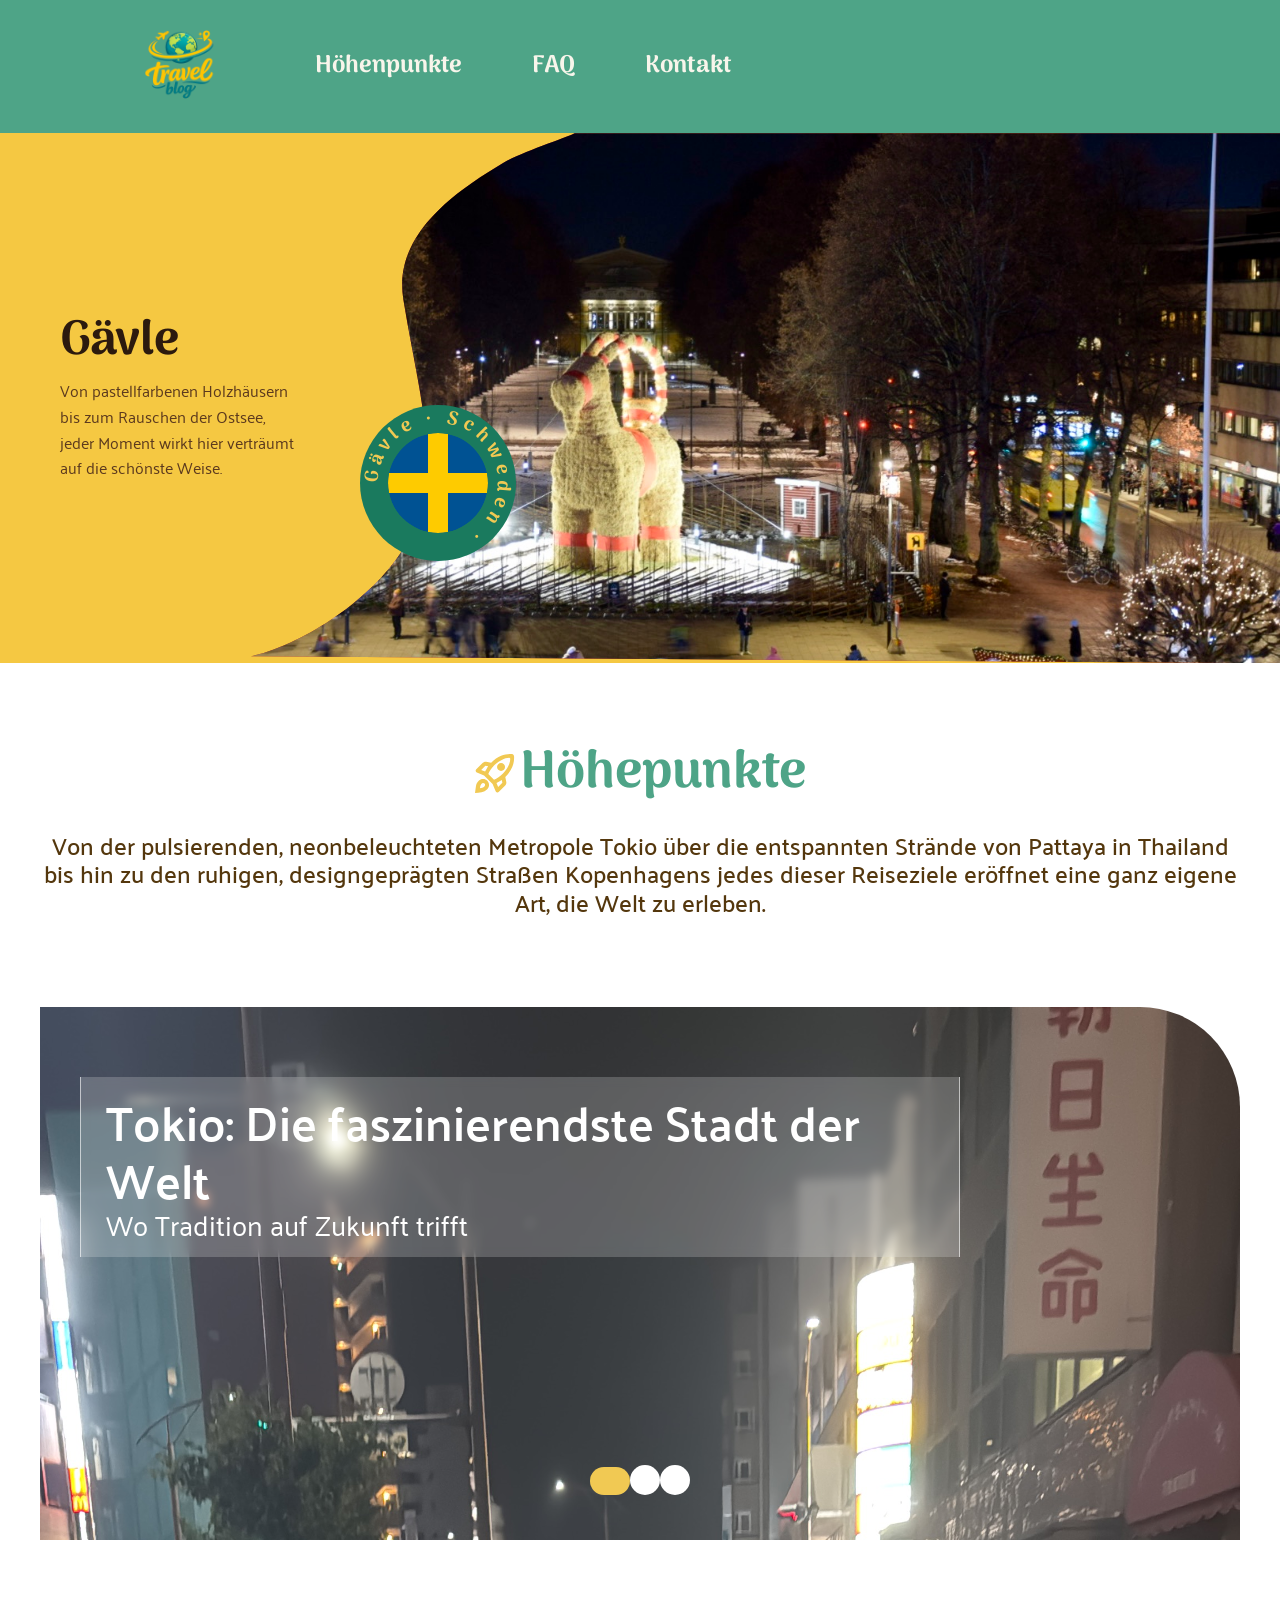
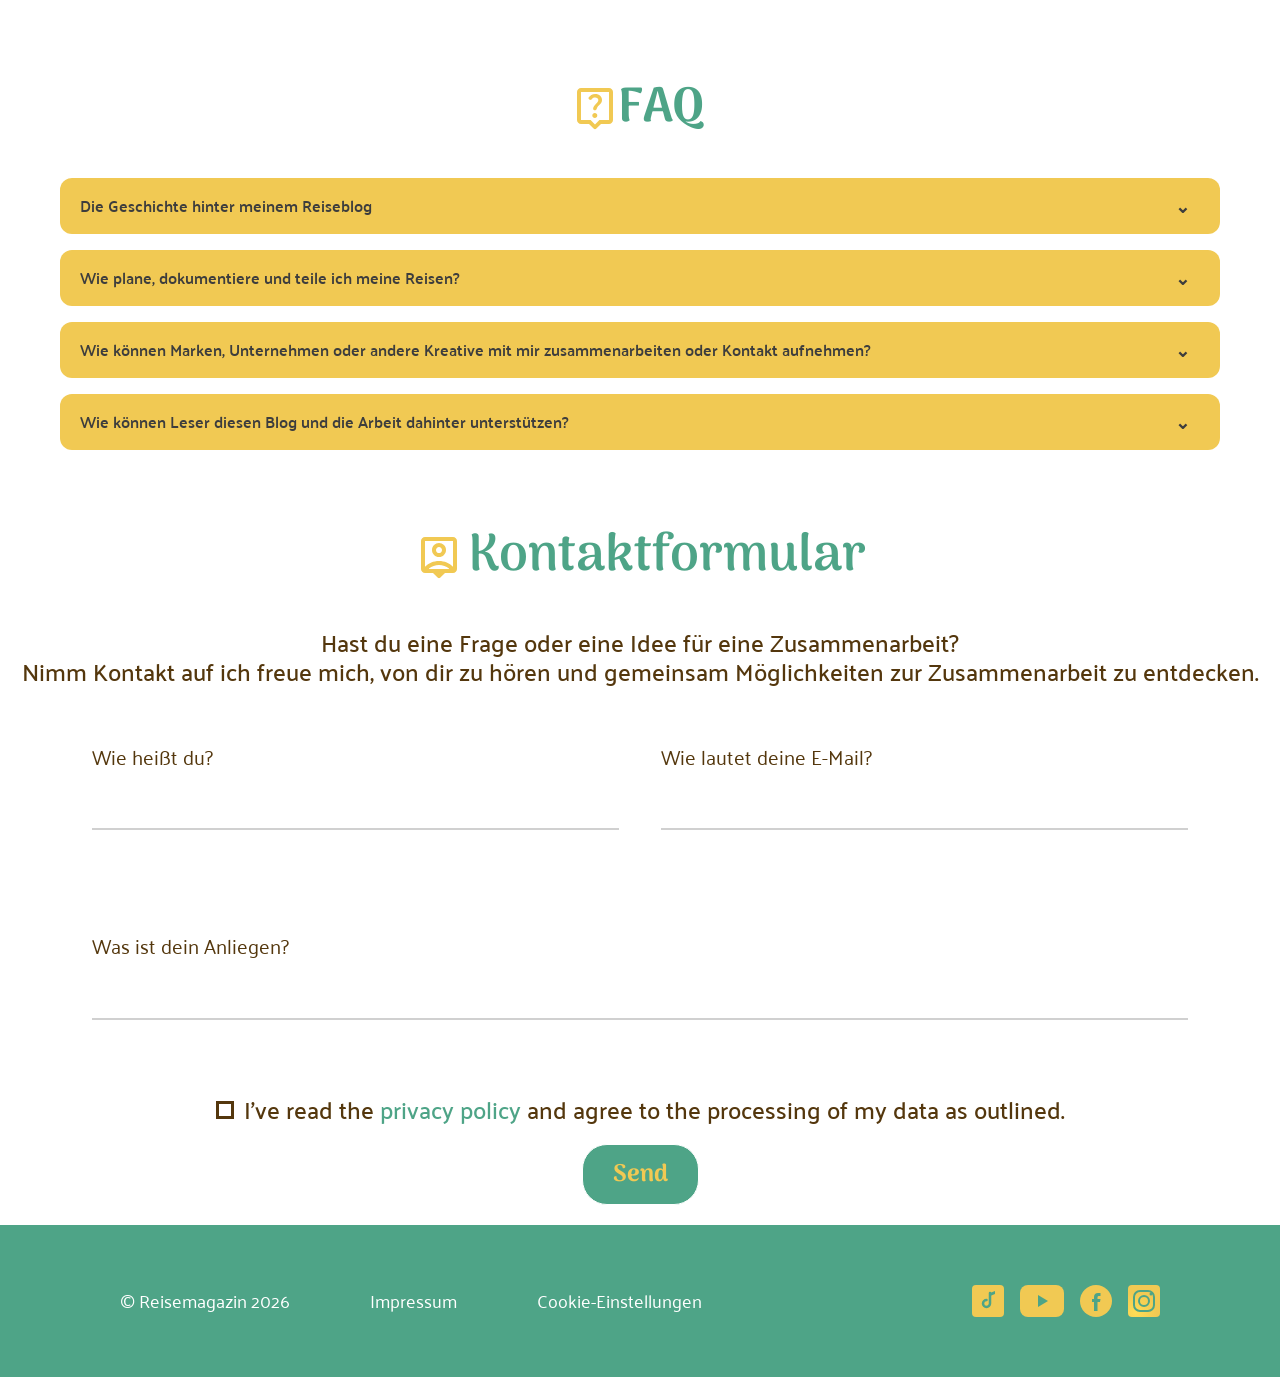
<file: HTML/index.html>
<!DOCTYPE html>
<html lang="en">

<head>
    <meta charset="UTF-8">
    <meta name="viewport" content="width=device-width, initial-scale=1.0">
    <title>Reisemagazin</title>
    <link rel="preconnect" href="https://fonts.googleapis.com">
    <link rel="preconnect" href="https://fonts.gstatic.com" crossorigin>
    <link
        href="https://fonts.googleapis.com/css2?family=Arima:wght@400;500;600;700&family=Palanquin:wght@400;600;700&display=swap"
        rel="stylesheet">
    <link
        href="https://fonts.googleapis.com/css2?family=Playfair+Display:wght@700&family=DM+Sans:wght@300;400&display=swap"
        rel="stylesheet">
    <link rel="icon" type="image/x-icon" href="../Assets/Cristian/Icons/blog-logo.svg">
    <link rel="stylesheet" href="../CSS/index_style.css">
    <link rel="stylesheet" href="../CSS/Cristian/responsive.css">
</head>

<body>
    <div class="page-wrapper">
        <header class="haupt-header">
            <a href="./index.html"><img src="../Assets/Cristian/Icons/blog-logo.svg" alt="Travel Blog Icon"></a>
            <nav>
                <ul>
                    <li>
                        <a class="highlights-a" href="#highlights">Höhenpunkte<img class="highlights-img"
                                src="../Assets/Cristian/Icons/highlights-underline.svg" alt="Underline"></a>
                    </li>
                    <li><a class="faq-a" href="#faq">FAQ<img class="faq-img"
                                src="../Assets/Cristian/Icons/faq-underline.svg" alt="Underline"></a></li>
                    <li><a class="contact-a" href="#contact">Kontakt<img class="contact-img"
                                src="../Assets/Cristian/Icons/contact-underline.svg" alt="Underline"></a></li>
                </ul>
            </nav>
        </header>

        <main class="main-content">
            <section class="hero">
                <div class="card">
                    <div class="text-side">
                        <div class="title">Gävle</div>
                        <div class="subtitle">
                            Von pastellfarbenen Holzhäusern<br>
                            bis zum Rauschen der Ostsee,<br>
                            jeder Moment wirkt hier verträumt<br>
                            auf die schönste Weise.
                        </div>
                    </div>
                    <svg width="1" height="1" style="position:absolute; opacity:0; pointer-events:none;">
                        <defs>
                            <clipPath id="swooshClip" clipPathUnits="objectBoundingBox">
                                <path
                                    d="M0.449,0 C0.446,0.005 0.408,0.035 0.394,0.055 C0.35,0.118 0.308,0.197 0.315,0.312 C0.328,0.502 0.341,0.581 0.326,0.726 C0.313,0.841 0.246,0.96 0.196,0.987 L1,1 L1,0 Z" />
                            </clipPath>
                            <!-- Mobile organic blob shape (derived from mobile_1.svg / mobile_2.svg) -->
                            <clipPath id="mobileSwooshClip" clipPathUnits="objectBoundingBox">
                                <path
                                    d="M0.339,0.991 C0.262,1.010 0,0.991 0,0.991 V0 H0.933 H1 C0.967,0.008 0.933,0.023 0.896,0.042 C0.808,0.089 0.728,0.170 0.706,0.293 C0.674,0.472 0.852,0.540 0.760,0.770 C0.706,0.903 0.418,0.972 0.340,0.991 L0.338,0.991 Z" />
                            </clipPath>
                        </defs>
                    </svg>
                    <div class="mobile-yellow"></div>
                    <div class="swoosh"></div>
                    <div class="badge">
                        <svg class="badge-ring" viewBox="0 0 80 80" xmlns="http://www.w3.org/2000/svg">
                            <defs>
                                <path id="textCircle" d="M 40,40 m -30,0 a 30,30 0 1,1 60,0 a 30,30 0 1,1 -60,0" />
                            </defs>
                            <circle cx="40" cy="40" r="39" fill="#1a7a5e" />
                            <text font-family="Arima, cursive" font-size="9.5" fill="#F1C953" letter-spacing="2.5"
                                font-weight="700">
                                <textPath href="#textCircle">Gävle · Schweden · </textPath>
                            </text>
                        </svg>
                        <div class="badge-center"><img src="../Assets/Lucas/flag.svg" alt="Swedish flag"
                                style="width: 100%; height: 100%; object-fit: cover; object-position: 17% 50%; border-radius: 50%;">
                        </div>
                    </div>

                </div>
            </section>

            <section class="highlights" id="highlights">
                <div class="highlights-wrapper">
                    <div class="highlights-title">
                        <img src="../Assets/Cristian/Icons/rocket-icon.svg" alt="rocket-icon">
                        <h2>Höhepunkte</h2>
                    </div>
                    <p class="highlights-subtitle">
                        Von der pulsierenden, neonbeleuchteten Metropole Tokio über die entspannten Strände von Pattaya in Thailand bis hin zu den ruhigen,
                         designgeprägten Straßen Kopenhagens jedes dieser Reiseziele eröffnet eine ganz eigene Art, die Welt zu erleben.

                    </p>
                </div>
                <div class="highlight-showcase">

                    <input class="dot" type="radio" name="slider" value="one" checked></input>
                    <input class="dot" type="radio" name="slider" value="two"></input>
                    <input class="dot" type="radio" name="slider" value="three"></input>

                    <div class="slider-wrapper">

                        <a href="../HTML/Lucas/lucas.html" class="slide s-one">
                            <div class="slide-text">
                                <h3>Tokio: Die faszinierendste Stadt der Welt</h3>
                                <p>Wo Tradition auf Zukunft trifft</p>
                            </div>
                        </a>

                        <a href="../HTML/Cristian/index.html" class="slide s-two">
                            <div class="slide-text">
                                <h3>Kopenhagen in 3 Tagen: Große Erlebnisse, clever sparen</h3>
                                <p>Ein stilvoller skandinavischer Kurztrip</p>
                            </div>
                        </a>

                        <a href="../HTML/Sebastian/Sebastian.html" class="slide s-three">
                            <div class="slide-text">
                                <h3>Pattaya Puls:Essen, Sonne und Neon-Nächte</h3>
                                <p>Thailands Stadt, die niemals schläft</p>
                            </div>
                        </a>

                    </div>
                </div>
            </section>

            <section class="faq" id="faq">
                <div class="section-title">
                    <img src="../Assets/Sebastian/Icons/faq_icon.svg" alt="Faq-icon">
                    <h2>FAQ</h2>
                </div>
                <div class="faq-list">
                    <details class="faq-item">
                        <summary>Die Geschichte hinter meinem Reiseblog</summary>
                        <div class="faq-content">
                            <p>Ich teile hier meine Erlebnisse, Gedanken und Abenteuer aus aller Welt.
                                Jede Reise erzählt ihre eigene Geschichte und genau die möchte ich festhalten.</p>
                        </div>
                    </details>
                    <details class="faq-item">
                        <summary>Wie plane, dokumentiere und teile ich meine Reisen?</summary>
                        <div class="faq-content">
                            <p>Ich plane meine Reisen mit einer Mischung aus Neugier und Flexibilität.
                                Während ich mir vorab einen groben Überblick über Highlights, Unterkünfte und
                                Transportmöglichkeiten verschaffe,
                                lasse ich bewusst Raum für spontane Entdeckungen vor Ort. Die schönsten Momente
                                entstehen oft ungeplant genau diese halte ich in Fotos,
                                Notizen und kleinen Geschichten fest.
                            </p>
                        </div>
                    </details>
                    <details class="faq-item">
                        <summary>Wie können Marken, Unternehmen oder andere Kreative mit mir zusammenarbeiten oder
                            Kontakt aufnehmen?
                        </summary>
                        <div class="faq-content">
                            <p>Du möchtest mit mir zusammenarbeiten oder hast eine Idee für ein gemeinsames Projekt? Ich
                                freue mich immer über spannende Kooperationen,
                                kreative Partnerschaften und neue Kontakte aus der Reise- und Content-Welt. Ob Marken,
                                Unternehmen oder andere Creator wenn unsere Visionen zusammenpassen,
                                entstehen oft die besten Projekte.
                            </p>
                        </div>
                    </details>
                    <details class="faq-item">
                        <summary>Wie können Leser diesen Blog und die Arbeit dahinter unterstützen?</summary>
                        <div class="faq-content">
                            <p>Wenn dir mein Blog gefällt und dich meine Inhalte inspirieren, kannst du meine Arbeit auf
                                verschiedene Weise unterstützen.
                                Schon das Teilen meiner Beiträge, ein Kommentar oder das Weiterempfehlen an Freunde
                                hilft enorm dabei,
                                mehr Menschen zu erreichen und meine Reisen weiterzuführen.</p>
                        </div>
                    </details>
                </div>
            </section>

            <section class="contact" id="contact">
                <div class="section-title">
                    <img src="../Assets/Sebastian/Icons/contact_icon.svg" alt="Faq-icon">
                    <h2>Kontaktformular</h2>
                </div>
                <p class="section-subtitle">
                    Hast du eine Frage oder eine Idee für eine Zusammenarbeit?<br>
                    Nimm Kontakt auf ich freue mich, von dir zu hören und gemeinsam Möglichkeiten zur Zusammenarbeit zu
                    entdecken.
                </p>
                <form class="contact-form">
                    <div class="container">
                        <div class="form-row">
                            <div class="form-field">
                                <label class="field-label">Wie heißt du?</label>
                                <input type="text" required>
                            </div>
                            <div class="form-field">
                                <label class="field-label">Wie lautet deine E-Mail?</label>
                                <input type="email" required>
                            </div>
                        </div>
                    </div>
                    <div class="form-field form-field-full">
                        <label class="field-label">Was ist dein Anliegen?</label>
                        <input type="text" class="form-full" required>
                    </div>
                    <label class="form-checkbox">
                        <span class="checkbox-icon">
                            <input type="checkbox" required>
                            <svg width="12" height="9" viewBox="0 0 12 9" fill="none"
                                xmlns="http://www.w3.org/2000/svg">
                                <path
                                    d="M4.10373 7.03563L10.6807 0.240535C10.8359 0.0801782 11.017 0 11.224 0C11.4309 0 11.612 0.0801782 11.7672 0.240535C11.9224 0.400891 12 0.591314 12 0.811804C12 1.03229 11.9224 1.22272 11.7672 1.38307L4.64696 8.75947C4.49175 8.91982 4.31068 9 4.10373 9C3.89679 9 3.71571 8.91982 3.5605 8.75947L0.223501 5.3118C0.0682921 5.15145 -0.00607903 4.96102 0.000388023 4.74053C0.00685507 4.52004 0.0876932 4.32962 0.242902 4.16927C0.398112 4.00891 0.582423 3.92873 0.795835 3.92873C1.00925 3.92873 1.19356 4.00891 1.34877 4.16927L4.10373 7.03563Z"
                                    fill="#F1C953" />
                            </svg>
                        </span>

                        <span class="privacy-text">
                            I've read the <a class="privacy" href="#">privacy policy</a> and agree to the processing
                            of my data as outlined.
                        </span>
                    </label>

                    <button type="button" class="btn-send">Send</button>
                </form>
            </section>
        </main>

        <nav class="footer-nav">
            <a href="./index.html" class="footer-nav-link" aria-label="Home">
                <svg width="28" height="28" viewBox="0 0 24 24" fill="none" stroke="#4EA487" stroke-width="2"
                    stroke-linecap="round" stroke-linejoin="round">
                    <path d="M3 9l9-7 9 7v11a2 2 0 0 1-2 2H5a2 2 0 0 1-2-2z" />
                    <polyline points="9 22 9 12 15 12 15 22" />
                </svg>
            </a>
            <a href="#highlights" class="footer-nav-link" aria-label="Highlights">
                <svg width="28" height="28" viewBox="0 0 24 24" fill="none" stroke="#4EA487" stroke-width="2"
                    stroke-linecap="round" stroke-linejoin="round">
                    <path
                        d="M4.5 16.5c-1.5 1.26-2 5-2 5s3.74-.5 5-2c.71-.84.7-2.13-.09-2.91a2.18 2.18 0 0 0-2.91-.09z" />
                    <path
                        d="m12 15-3-3a22 22 0 0 1 2-3.95A12.88 12.88 0 0 1 22 2c0 2.72-.78 7.5-6 11a22.35 22.35 0 0 1-4 2z" />
                    <path d="M9 12H4s.55-3.03 2-4c1.62-1.08 5 0 5 0" />
                    <path d="M12 15v5s3.03-.55 4-2c1.08-1.62 0-5 0-5" />
                </svg>
            </a>
            <a href="#faq" class="footer-nav-link" aria-label="FAQ">
                <svg width="28" height="28" viewBox="0 0 24 24" fill="none" stroke="#4EA487" stroke-width="2"
                    stroke-linecap="round" stroke-linejoin="round">
                    <circle cx="12" cy="12" r="10" />
                    <path d="M9.09 9a3 3 0 0 1 5.83 1c0 2-3 3-3 3" />
                    <line x1="12" y1="17" x2="12.01" y2="17" />
                </svg>
            </a>
            <a href="#contact" class="footer-nav-link" aria-label="Contact">
                <svg width="28" height="28" viewBox="0 0 24 24" fill="none" stroke="#4EA487" stroke-width="2"
                    stroke-linecap="round" stroke-linejoin="round">
                    <path d="M20 21v-2a4 4 0 0 0-4-4H8a4 4 0 0 0-4 4v2" />
                    <circle cx="12" cy="7" r="4" />
                </svg>
            </a>
        </nav>

        <footer class="footer">
            <div class="footer-left">
                <span class="footer-copy">© Reisemagazin 2026</span>
            </div>
            <div class="footer-links">
                <a href="./impressum.html">Impressum</a>
                <a href="#">Cookie-Einstellungen</a>
            </div>
            <div class="socials">
                <a href="https://www.tiktok.com/" class="social" aria-label="TikTok">
                    <svg width="32" height="32" viewBox="0 0 32 32" fill="none">
                        <rect width="32" height="32" rx="4" fill="#F1C953" />
                        <path d="M18 8v10.5a3.5 3.5 0 1 1-3.5-3.5" stroke="#4EA487" stroke-width="2.5"
                            stroke-linecap="round" fill="none" />
                        <path d="M18 8l5-2v3l-5 2" fill="#4EA487" />
                    </svg>
                </a>
                <a href="https://www.youtube.com/" class="social" aria-label="YouTube">
                    <svg width="44" height="32" viewBox="0 0 44 32" fill="none">
                        <rect width="44" height="32" rx="8" fill="#F1C953" />
                        <path d="M18 10l10 6-10 6V10z" fill="#4EA487" />
                    </svg>
                </a>
                <a href="https://www.facebook.com/login/?next=https%3A%2F%2Fwww.facebook.com%2F%3Flocale%3Dde_DE"
                    class="social" aria-label="Facebook">
                    <svg width="32" height="32" viewBox="0 0 32 32" fill="none">
                        <circle cx="16" cy="16" r="16" fill="#F1C953" />
                        <path
                            d="M17.5 26V17h2.5l.5-3h-3v-1.5c0-1 .5-1.5 1.5-1.5h1.5V8h-2.5c-2.5 0-4 1.5-4 4V14h-2v3h2v9h3z"
                            fill="#4EA487" />
                    </svg>
                </a>
                <a href="https://www.instagram.com/" class="social" aria-label="Instagram">
                    <svg width="32" height="32" viewBox="0 0 32 32" fill="none">
                        <rect width="32" height="32" rx="4" fill="url(#ig-grad)" />
                        <rect x="6" y="6" width="20" height="20" rx="6" stroke="#4EA487" stroke-width="2" fill="none" />
                        <circle cx="16" cy="16" r="5" stroke="#4EA487" stroke-width="2" fill="none" />
                        <circle cx="23" cy="9" r="1.5" fill="#4EA487" />
                        <defs>
                            <radialGradient id="ig-grad" cx="0" cy="0" r="1" gradientUnits="userSpaceOnUse"
                                gradientTransform="translate(8 28) rotate(-60) scale(28)">
                                <stop stop-color="#FFDD55" />
                                <stop offset="0.75" stop-color="#F1C953" />
                            </radialGradient>
                        </defs>
                    </svg>
                </a>
            </div>
        </footer>
    </div>
</body>

</html>
</file>
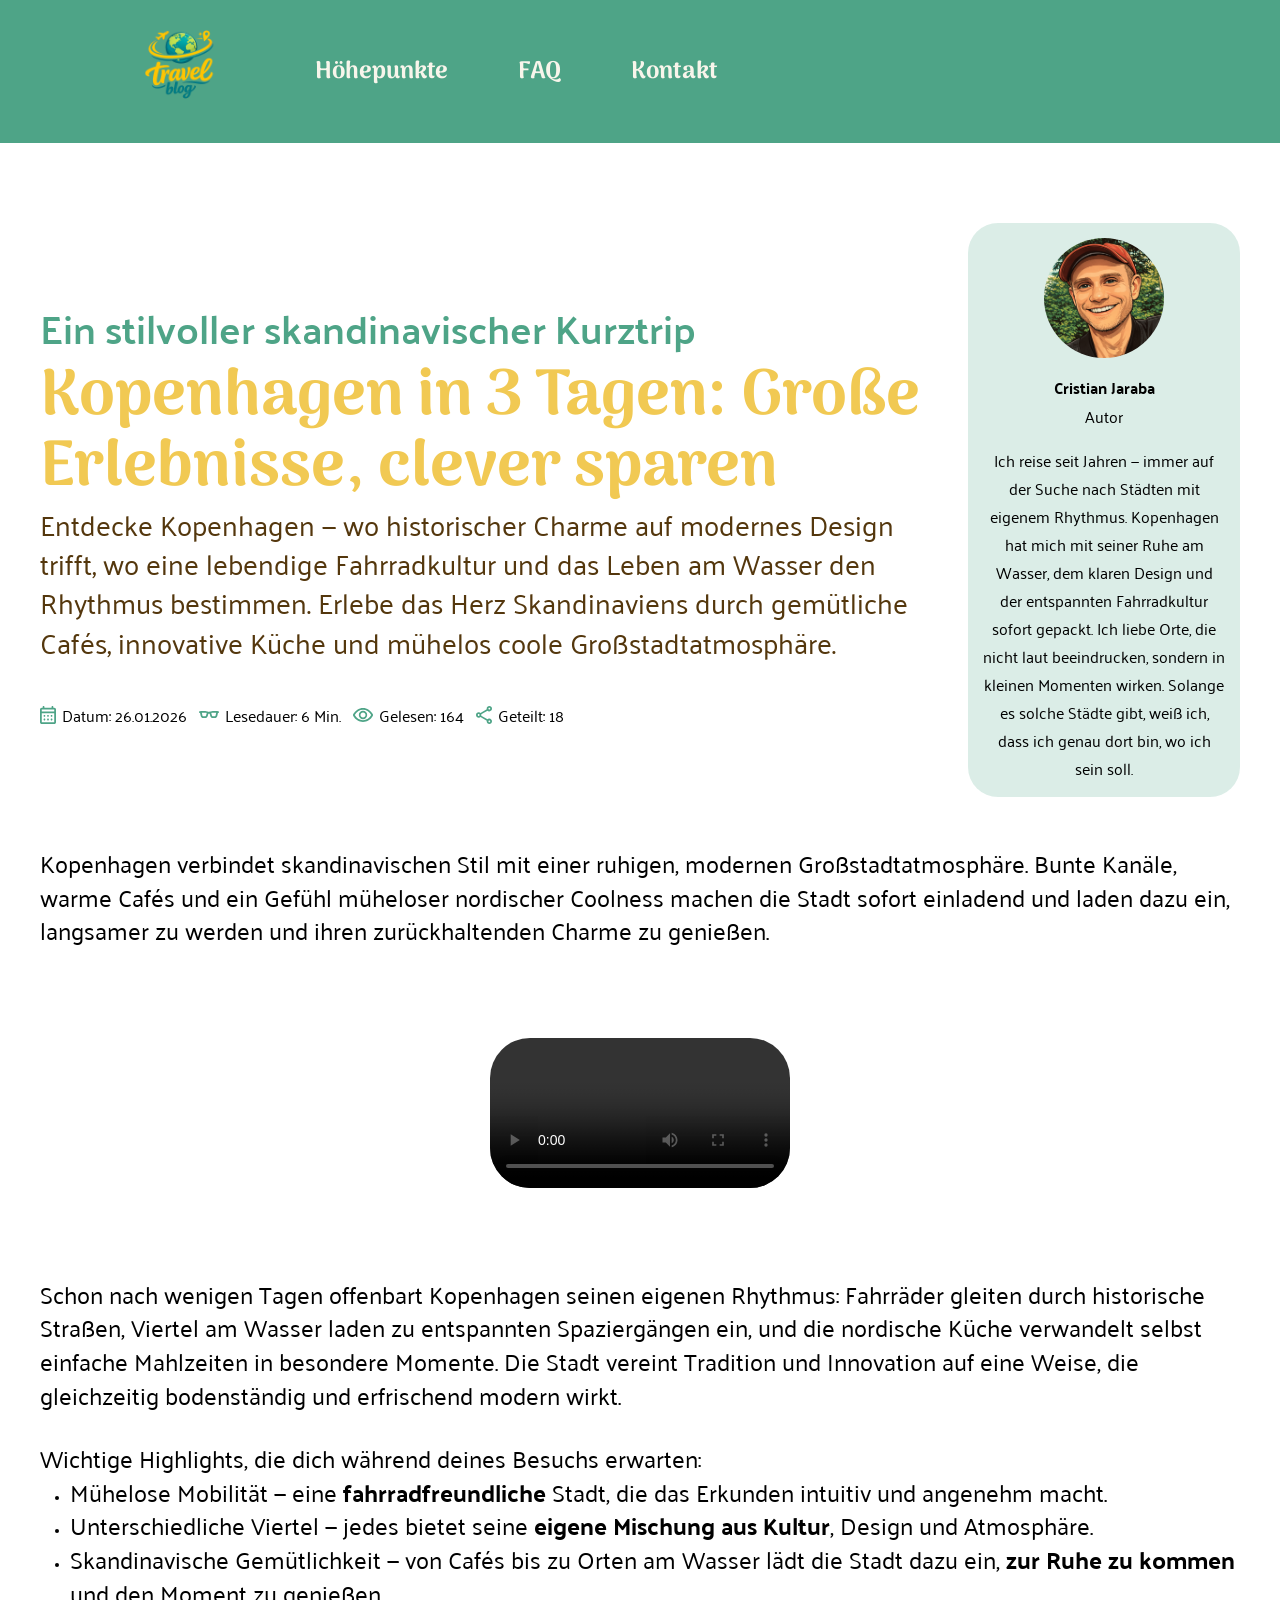
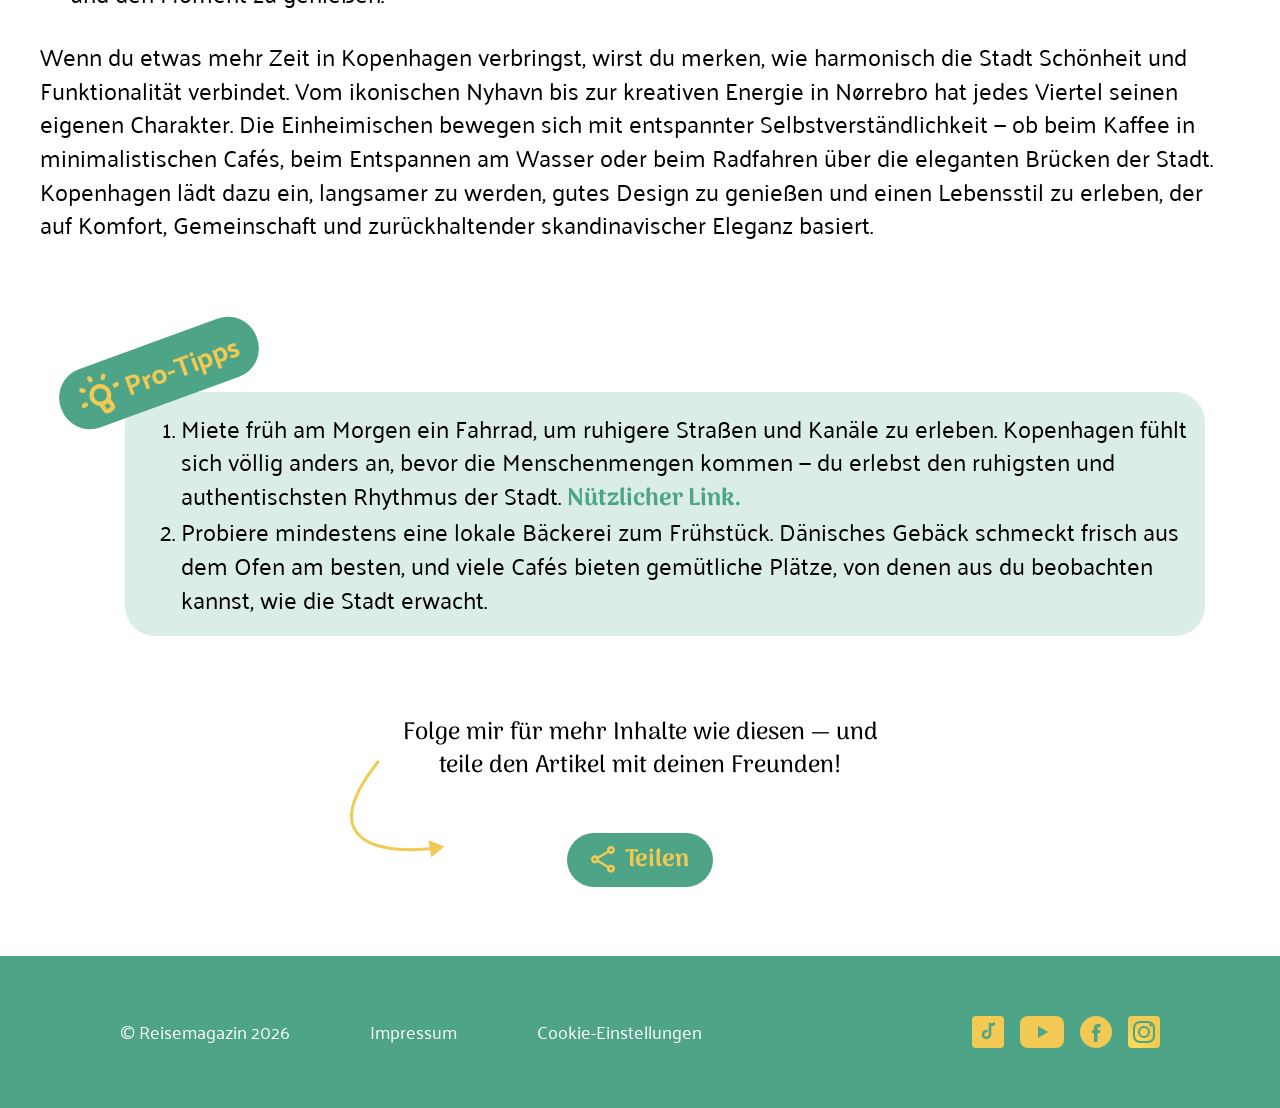
<file: HTML/Cristian/index.html>
<!DOCTYPE html>
<html lang="en">

<head>
    <meta charset="UTF-8">
    <meta name="viewport" content="width=device-width, initial-scale=1.0">
    <title>Reisemagazin — Kopenhagen in 3 Tagen</title>
    <link rel="icon" type="image/x-icon" href="../../Assets/Cristian/Icons/blog-logo.svg">
    <link rel="stylesheet" href="../../CSS/Cristian/style.css">
    <link rel="stylesheet" href="../../CSS/Cristian/responsive.css">
</head>

<body>

    <header class="haupt-header">
        <a href="../index.html">
            <img src="../../Assets/Cristian/Icons/blog-logo.svg" alt="Travel Blog Icon">
        </a>
        <nav>
            <ul>
                <li>
                    <a class="highlights-a" href="../index.html#highlights">Höhepunkte
                        <img class="highlights-img" src="../../Assets/Cristian/Icons/highlights-underline.svg"
                            alt="Underline">
                    </a>
                </li>
                <li>
                    <a class="faq-a" href="../index.html#faq">FAQ
                        <img class="faq-img" src="../../Assets/Cristian/Icons/faq-underline.svg" alt="Underline">
                    </a>
                </li>
                <li>
                    <a class="contact-a" href="../index.html#contact">Kontakt
                        <img class="contact-img" src="../../Assets/Cristian/Icons/contact-underline.svg"
                            alt="Underline">
                    </a>
                </li>
            </ul>
        </nav>
    </header>

    <main>
        <div class="intro-container">
            <div class="intro-article">
                <h2>Ein stilvoller skandinavischer Kurztrip</h2>
                <h1>Kopenhagen in 3 Tagen: Große Erlebnisse, clever sparen</h1>
                <p>
                    Entdecke Kopenhagen — wo historischer Charme auf modernes Design trifft, wo eine lebendige
                    Fahrradkultur
                    und das Leben am Wasser den Rhythmus bestimmen. Erlebe das Herz Skandinaviens durch gemütliche
                    Cafés,
                    innovative Küche und mühelos coole Großstadtatmosphäre.
                </p>
                <div class="meta-info">
                    <div class="date">
                        <img src="../../Assets/Cristian/Icons/calendar-icon.svg" alt="calendar-icon">
                        <p>Datum: 26.01.2026</p>
                    </div>
                    <div class="time">
                        <img src="../../Assets/Cristian/Icons/eyeglasses-icon.svg" alt="eyeglasses-icon">
                        <p>Lesedauer: 6 Min.</p>
                    </div>
                    <div class="read">
                        <img src="../../Assets/Cristian/Icons/visibility-icon.svg" alt="visibility-icon">
                        <p>Gelesen: 164</p>
                    </div>
                    <div class="shared">
                        <img src="../../Assets/Cristian/Icons/share-icon-green.svg" alt="share-icon-green">
                        <p>Geteilt: 18</p>
                    </div>
                </div>
            </div>

            <aside class="about-me">
                <img src="../../Assets/Cristian/Images/ich.png" alt="author-image">
                <h3>Cristian Jaraba <br><span class="role">Autor</span></h3>
                <p>Ich reise seit Jahren — immer auf der Suche nach Städten mit eigenem Rhythmus. Kopenhagen hat mich
                    mit seiner Ruhe am Wasser, dem klaren Design und der entspannten Fahrradkultur sofort gepackt. Ich
                    liebe Orte, die nicht laut beeindrucken, sondern in kleinen Momenten wirken. Solange es solche
                    Städte gibt, weiß ich, dass ich genau dort bin, wo ich sein soll.</p>
            </aside>
        </div>

        <article>

            <p>Kopenhagen verbindet skandinavischen Stil mit einer ruhigen, modernen Großstadtatmosphäre. Bunte Kanäle,
                warme Cafés und ein Gefühl müheloser nordischer Coolness machen die Stadt sofort einladend und laden
                dazu ein,
                langsamer zu werden und ihren zurückhaltenden Charme zu genießen.</p>

            <figure>
                <video src="../../Assets/Cristian/Video/copenhagen-video.mp4" controls></video>
            </figure>

            <p>Schon nach wenigen Tagen offenbart Kopenhagen seinen eigenen Rhythmus: Fahrräder gleiten durch
                historische
                Straßen, Viertel am Wasser laden zu entspannten Spaziergängen ein, und die nordische Küche verwandelt
                selbst
                einfache Mahlzeiten in besondere Momente. Die Stadt vereint Tradition und Innovation auf eine Weise, die
                gleichzeitig bodenständig und erfrischend modern wirkt.</p>

            <section class="highlights" id="highlights">
                <p>Wichtige Highlights, die dich während deines Besuchs erwarten:</p>
                <ul>
                    <li>Mühelose Mobilität — eine <strong>fahrradfreundliche</strong> Stadt, die das Erkunden intuitiv
                        und angenehm macht.</li>
                    <li>Unterschiedliche Viertel — jedes bietet seine <strong>eigene Mischung aus Kultur</strong>,
                        Design und Atmosphäre.</li>
                    <li>Skandinavische Gemütlichkeit — von Cafés bis zu Orten am Wasser lädt die Stadt dazu ein,
                        <strong>zur Ruhe zu kommen</strong> und den Moment zu genießen.</li>
                </ul>
            </section>

            <p>Wenn du etwas mehr Zeit in Kopenhagen verbringst, wirst du merken, wie harmonisch die Stadt Schönheit und
                Funktionalität verbindet. Vom ikonischen Nyhavn bis zur kreativen Energie in Nørrebro hat jedes Viertel
                seinen
                eigenen Charakter. Die Einheimischen bewegen sich mit entspannter Selbstverständlichkeit — ob beim
                Kaffee in
                minimalistischen Cafés, beim Entspannen am Wasser oder beim Radfahren über die eleganten Brücken der
                Stadt.
                Kopenhagen lädt dazu ein, langsamer zu werden, gutes Design zu genießen und einen Lebensstil zu erleben,
                der
                auf Komfort, Gemeinschaft und zurückhaltender skandinavischer Eleganz basiert.</p>

            <section class="tipps" id="faq">
                <div class="title-tipps">
                    <img src="../../Assets/Cristian/Icons/gluehbirne-icon.svg" alt="gluehbirne-icon">
                    <h3>Pro-Tipps</h3>
                </div>
                <ol>
                    <li>Miete früh am Morgen ein Fahrrad, um ruhigere Straßen und Kanäle zu erleben. Kopenhagen fühlt
                        sich
                        völlig anders an, bevor die Menschenmengen kommen — du erlebst den ruhigsten und authentischsten
                        Rhythmus der Stadt.
                        <a class="useful-link" href="https://www.donkey.bike/cities/copenhagen"
                            target="_blank">Nützlicher Link.</a>
                    </li>
                    <li>Probiere mindestens eine lokale Bäckerei zum Frühstück. Dänisches Gebäck schmeckt frisch aus dem
                        Ofen am besten, und viele Cafés bieten gemütliche Plätze, von denen aus du beobachten kannst,
                        wie die
                        Stadt erwacht.</li>
                </ol>
            </section>

        </article>

        <aside class="share" id="contact">
            <p>Folge mir für mehr Inhalte wie diesen — und teile den Artikel mit deinen Freunden!
                <svg class="share-pfeil-icon-mobile" width="32" height="53" viewBox="0 0 32 53" fill="none"
                    xmlns="http://www.w3.org/2000/svg">
                    <path
                        d="M27.9586 0.432057L29.3951 5.26789e-05L30.2591 2.87294L28.8226 3.30495L28.3906 1.8685L27.9586 0.432057ZM31.5788 52.1134L14.2643 52.5724L22.5241 37.3482L31.5788 52.1134ZM28.3906 1.8685L28.8226 3.30495C18.1426 6.51689 11.4221 10.1099 7.52692 13.7455C3.69462 17.3224 2.62369 20.9013 3.11048 24.3353C3.61354 27.884 5.81622 31.5306 9.06148 35.0371C12.2872 38.5224 16.4195 41.7361 20.5331 44.4198L19.7135 45.6761L18.894 46.9324C14.6544 44.1666 10.3074 40.7999 6.85975 37.0748C3.43164 33.3708 0.766824 29.177 0.140177 24.7563C-0.502736 20.221 1.03443 15.7016 5.47993 11.5524C9.86253 7.46184 17.0895 3.70088 27.9586 0.432057L28.3906 1.8685Z"
                        fill="#F1C953" />
                </svg>
                <svg class="share-pfeil-icon" width="95" height="98" viewBox="0 0 95 98" fill="none"
                    xmlns="http://www.w3.org/2000/svg">
                    <path
                        d="M26.6357 1.17327L27.5701 -0.000130468L29.917 1.8687L28.9825 3.0421L27.8091 2.10769L26.6357 1.17327ZM94.614 86.5125L81.1211 97.3726L78.4625 80.2573L94.614 86.5125ZM27.8091 2.10769L28.9825 3.0421C12.1566 24.1715 4.6339 40.2032 3.24188 52.2357C2.5493 58.2222 3.37577 63.1998 5.31038 67.3474C7.2469 71.4991 10.335 74.907 14.2979 77.6853C22.2639 83.2702 33.6628 86.2374 45.8259 87.4883C57.9539 88.7355 70.6632 88.2591 81.101 87.095L81.2672 88.5858L81.4335 90.0765C70.8421 91.2578 57.9114 91.7469 45.519 90.4725C33.1617 89.2017 21.1601 86.1602 12.5757 80.1418C8.26334 77.1185 4.78885 73.3262 2.5916 68.6156C0.392445 63.9009 -0.485975 58.3542 0.261755 51.8909C1.75033 39.0239 9.68901 22.4543 26.6357 1.17327L27.8091 2.10769Z"
                        fill="#F1C953" />
                </svg>
            </p>
            <div class="share-links-wrapper">
                <label class="share-link-container">
                    <img class="click-share-icon-one" src="../../Assets/Cristian/Icons/share-icon.svg" alt="share-icon">
                    <span>Teilen</span>
                </label>
                <img class="click-share-icon-two" src="../../Assets/Cristian/Icons/share-icon-green.svg"
                    alt="share-icon">
                <div class="sm-links">
                    <a href="https://www.linkedin.com/feed/">LinkedIn</a>
                    <a href="https://web.whatsapp.com/">WhatsApp</a>
                </div>
            </div>


        </aside>
    </main>

    <nav class="footer-nav">
        <a href="../index.html" class="footer-nav-link" aria-label="Home">
            <svg width="28" height="28" viewBox="0 0 24 24" fill="none" stroke="#4EA487" stroke-width="2"
                stroke-linecap="round" stroke-linejoin="round">
                <path d="M3 9l9-7 9 7v11a2 2 0 0 1-2 2H5a2 2 0 0 1-2-2z" />
                <polyline points="9 22 9 12 15 12 15 22" />
            </svg>
        </a>
        <a href="../index.html#highlights" class="footer-nav-link" aria-label="Highlights">
            <svg width="28" height="28" viewBox="0 0 24 24" fill="none" stroke="#4EA487" stroke-width="2"
                stroke-linecap="round" stroke-linejoin="round">
                <path d="M4.5 16.5c-1.5 1.26-2 5-2 5s3.74-.5 5-2c.71-.84.7-2.13-.09-2.91a2.18 2.18 0 0 0-2.91-.09z" />
                <path
                    d="m12 15-3-3a22 22 0 0 1 2-3.95A12.88 12.88 0 0 1 22 2c0 2.72-.78 7.5-6 11a22.35 22.35 0 0 1-4 2z" />
                <path d="M9 12H4s.55-3.03 2-4c1.62-1.08 5 0 5 0" />
                <path d="M12 15v5s3.03-.55 4-2c1.08-1.62 0-5 0-5" />
            </svg>
        </a>
        <a href="../index.html#faq" class="footer-nav-link" aria-label="FAQ">
            <svg width="28" height="28" viewBox="0 0 24 24" fill="none" stroke="#4EA487" stroke-width="2"
                stroke-linecap="round" stroke-linejoin="round">
                <circle cx="12" cy="12" r="10" />
                <path d="M9.09 9a3 3 0 0 1 5.83 1c0 2-3 3-3 3" />
                <line x1="12" y1="17" x2="12.01" y2="17" />
            </svg>
        </a>
        <a href="../index.html#contact" class="footer-nav-link" aria-label="Contact">
            <svg width="28" height="28" viewBox="0 0 24 24" fill="none" stroke="#4EA487" stroke-width="2"
                stroke-linecap="round" stroke-linejoin="round">
                <path d="M20 21v-2a4 4 0 0 0-4-4H8a4 4 0 0 0-4 4v2" />
                <circle cx="12" cy="7" r="4" />
            </svg>
        </a>
    </nav>

    <footer class="footer">
        <div class="footer-left">
            <span class="footer-copy">© Reisemagazin 2026</span>
        </div>
        <div class="footer-links">
            <a href="../impressum.html">Impressum</a>
            <a href="#">Cookie-Einstellungen</a>
        </div>
        <div class="socials">
            <a href="https://www.tiktok.com/" class="social" aria-label="TikTok">
                <svg width="32" height="32" viewBox="0 0 32 32" fill="none">
                    <rect width="32" height="32" rx="4" fill="#F1C953" />
                    <path d="M18 8v10.5a3.5 3.5 0 1 1-3.5-3.5" stroke="#4EA487" stroke-width="2.5"
                        stroke-linecap="round" fill="none" />
                    <path d="M18 8l5-2v3l-5 2" fill="#4EA487" />
                </svg>
            </a>
            <a href="https://www.youtube.com/" class="social" aria-label="YouTube">
                <svg width="44" height="32" viewBox="0 0 44 32" fill="none">
                    <rect width="44" height="32" rx="8" fill="#F1C953" />
                    <path d="M18 10l10 6-10 6V10z" fill="#4EA487" />
                </svg>
            </a>
            <a href="https://www.facebook.com/login/?next=https%3A%2F%2Fwww.facebook.com%2F%3Flocale%3Dde_DE"
                class="social" aria-label="Facebook">
                <svg width="32" height="32" viewBox="0 0 32 32" fill="none">
                    <circle cx="16" cy="16" r="16" fill="#F1C953" />
                    <path d="M17.5 26V17h2.5l.5-3h-3v-1.5c0-1 .5-1.5 1.5-1.5h1.5V8h-2.5c-2.5 0-4 1.5-4 4V14h-2v3h2v9h3z"
                        fill="#4EA487" />
                </svg>
            </a>
            <a href="https://www.instagram.com/" class="social" aria-label="Instagram">
                <svg width="32" height="32" viewBox="0 0 32 32" fill="none">
                    <rect width="32" height="32" rx="4" fill="url(#ig-grad)" />
                    <rect x="6" y="6" width="20" height="20" rx="6" stroke="#4EA487" stroke-width="2" fill="none" />
                    <circle cx="16" cy="16" r="5" stroke="#4EA487" stroke-width="2" fill="none" />
                    <circle cx="23" cy="9" r="1.5" fill="#4EA487" />
                    <defs>
                        <radialGradient id="ig-grad" cx="0" cy="0" r="1" gradientUnits="userSpaceOnUse"
                            gradientTransform="translate(8 28) rotate(-60) scale(28)">
                            <stop stop-color="#FFDD55" />
                            <stop offset="0.75" stop-color="#F1C953" />
                        </radialGradient>
                    </defs>
                </svg>
            </a>
        </div>
    </footer>

    <script src="../../JS/script.js"></script>
</body>


</html>
</file>
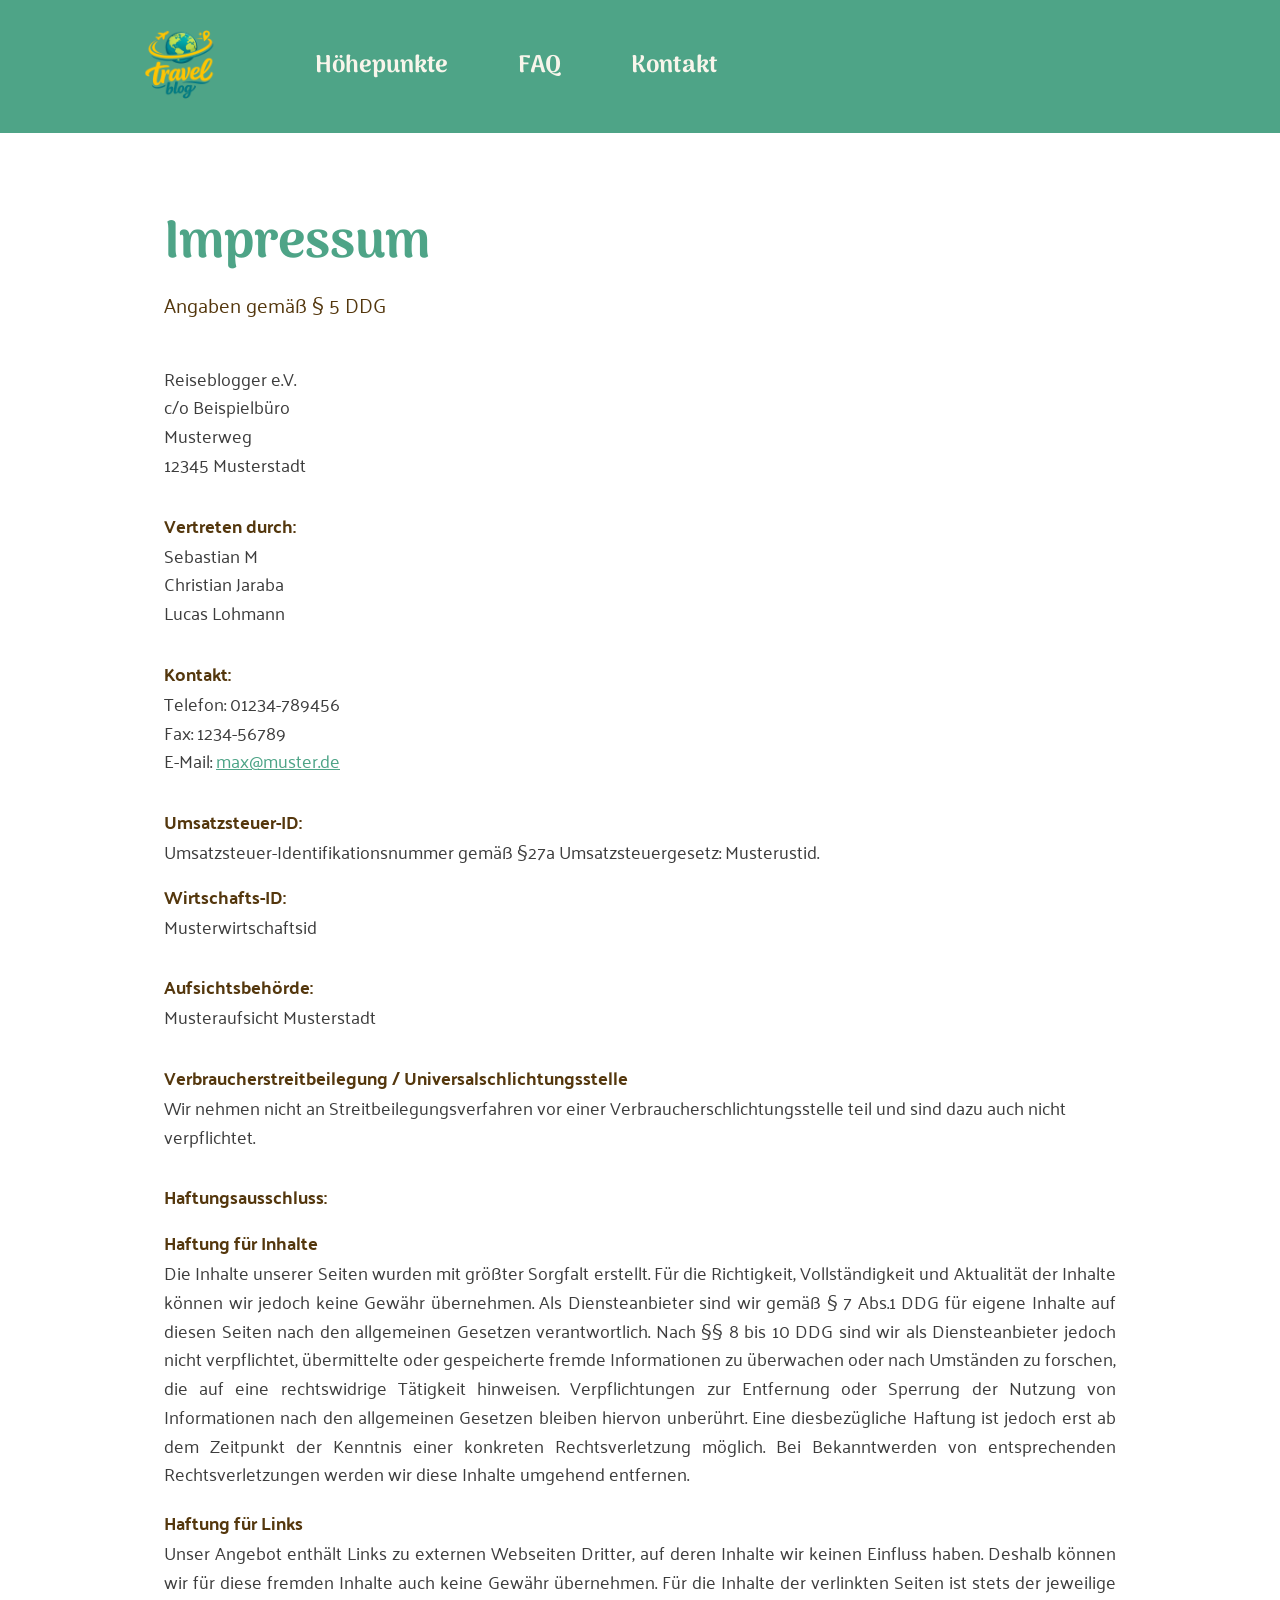
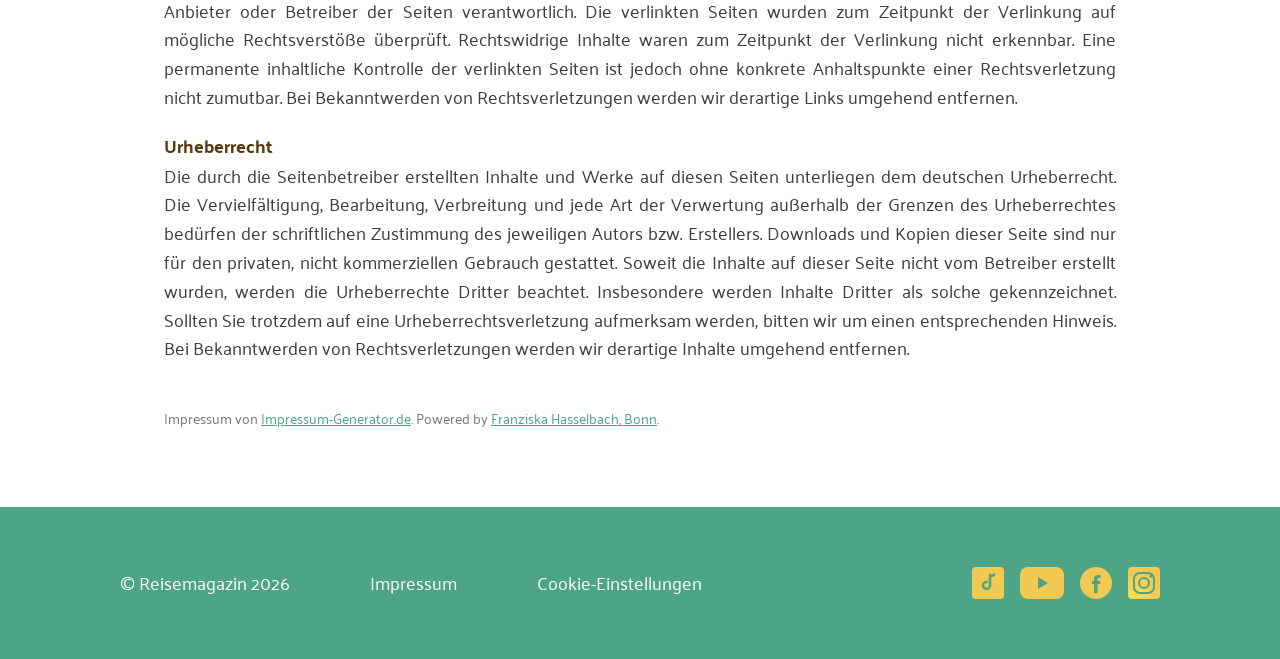
<file: HTML/impressum.html>
<!DOCTYPE html>
<html lang="de">

<head>
    <meta charset="UTF-8">
    <meta name="viewport" content="width=device-width, initial-scale=1.0">
    <title>Impressum - Reisemagazin</title>
    <link rel="preconnect" href="https://fonts.googleapis.com">
    <link rel="preconnect" href="https://fonts.gstatic.com" crossorigin>
    <link href="https://fonts.googleapis.com/css2?family=Arima:wght@400;500;600;700&family=Palanquin:wght@400;600;700&display=swap"
        rel="stylesheet">
    <link rel="icon" type="image/x-icon" href="../Assets/Cristian/Icons/blog-logo.svg">
    <link rel="stylesheet" href="../CSS/impressum_style.css">
    <link rel="stylesheet" href="../CSS/Cristian/responsive.css">
</head>

<body>
    <div class="page-wrapper">
        <header class="haupt-header">
            <a href="./index.html"><img src="../Assets/Cristian/Icons/blog-logo.svg" alt="Travel Blog Icon"></a>
            <nav>
                <ul>
                    <li>
                        <a class="highlights-a" href="./index.html#highlights">Höhepunkte<img class="highlights-img"
                                src="../Assets/Cristian/Icons/highlights-underline.svg" alt="Underline"></a>
                    </li>
                    <li><a class="faq-a" href="./index.html#faq">FAQ<img class="faq-img"
                                src="../Assets/Cristian/Icons/faq-underline.svg" alt="Underline"></a></li>
                    <li><a class="contact-a" href="./index.html#contact">Kontakt<img class="contact-img"
                                src="../Assets/Cristian/Icons/contact-underline.svg" alt="Underline"></a></li>
                </ul>
            </nav>
        </header>

        <main class="main-content">
            <section class="impressum">
                <h1>Impressum</h1>
                <p>Angaben gemäß § 5 DDG</p>

                <div class="impressum-block">
                    <p>Reiseblogger e.V.<br>
                        c/o Beispielbüro<br>
                        Musterweg<br>
                        12345 Musterstadt
                    </p>
                </div>

                <div class="impressum-block">
                    <p><strong>Vertreten durch:</strong><br>
                        Sebastian M<br>
                        Christian Jaraba<br>
                        Lucas Lohmann
                    </p>
                </div>

                <div class="impressum-block">
                    <p><strong>Kontakt:</strong><br>
                        Telefon: 01234-789456<br>
                        Fax: 1234-56789<br>
                        E-Mail: <a href="mailto:max@muster.de">max@muster.de</a>
                    </p>
                </div>

                <div class="impressum-block">
                    <p><strong>Umsatzsteuer-ID:</strong><br>
                        Umsatzsteuer-Identifikationsnummer gemäß §27a Umsatzsteuergesetz: Musterustid.
                    </p>
                    <p><strong>Wirtschafts-ID:</strong><br>
                        Musterwirtschaftsid
                    </p>
                </div>

                <div class="impressum-block">
                    <p><strong>Aufsichtsbehörde:</strong><br>
                        Musteraufsicht Musterstadt
                    </p>
                </div>

                <div class="impressum-block">
                    <p><strong>Verbraucherstreitbeilegung / Universalschlichtungsstelle</strong><br>
                        Wir nehmen nicht an Streitbeilegungsverfahren vor einer Verbraucherschlichtungsstelle teil und
                        sind dazu auch nicht verpflichtet.
                    </p>
                </div>

                <div class="impressum-block">
                    <p><strong>Haftungsausschluss:</strong></p>
                    <div class="disclaimer">
                        <p><strong>Haftung für Inhalte</strong><br>
                            Die Inhalte unserer Seiten wurden mit größter Sorgfalt erstellt. Für die Richtigkeit,
                            Vollständigkeit und Aktualität der Inhalte können wir jedoch keine Gewähr übernehmen. Als
                            Diensteanbieter sind wir gemäß § 7 Abs.1 DDG für eigene Inhalte auf diesen Seiten nach den
                            allgemeinen Gesetzen verantwortlich. Nach §§ 8 bis 10 DDG sind wir als Diensteanbieter jedoch
                            nicht verpflichtet, übermittelte oder gespeicherte fremde Informationen zu überwachen oder
                            nach Umständen zu forschen, die auf eine rechtswidrige Tätigkeit hinweisen. Verpflichtungen
                            zur Entfernung oder Sperrung der Nutzung von Informationen nach den allgemeinen Gesetzen
                            bleiben hiervon unberührt. Eine diesbezügliche Haftung ist jedoch erst ab dem Zeitpunkt der
                            Kenntnis einer konkreten Rechtsverletzung möglich. Bei Bekanntwerden von entsprechenden
                            Rechtsverletzungen werden wir diese Inhalte umgehend entfernen.
                        </p>
                        <p><strong>Haftung für Links</strong><br>
                            Unser Angebot enthält Links zu externen Webseiten Dritter, auf deren Inhalte wir keinen
                            Einfluss haben. Deshalb können wir für diese fremden Inhalte auch keine Gewähr übernehmen.
                            Für die Inhalte der verlinkten Seiten ist stets der jeweilige Anbieter oder Betreiber der
                            Seiten verantwortlich. Die verlinkten Seiten wurden zum Zeitpunkt der Verlinkung auf
                            mögliche Rechtsverstöße überprüft. Rechtswidrige Inhalte waren zum Zeitpunkt der Verlinkung
                            nicht erkennbar. Eine permanente inhaltliche Kontrolle der verlinkten Seiten ist jedoch ohne
                            konkrete Anhaltspunkte einer Rechtsverletzung nicht zumutbar. Bei Bekanntwerden von
                            Rechtsverletzungen werden wir derartige Links umgehend entfernen.
                        </p>
                        <p><strong>Urheberrecht</strong><br>
                            Die durch die Seitenbetreiber erstellten Inhalte und Werke auf diesen Seiten unterliegen dem
                            deutschen Urheberrecht. Die Vervielfältigung, Bearbeitung, Verbreitung und jede Art der
                            Verwertung außerhalb der Grenzen des Urheberrechtes bedürfen der schriftlichen Zustimmung
                            des jeweiligen Autors bzw. Erstellers. Downloads und Kopien dieser Seite sind nur für den
                            privaten, nicht kommerziellen Gebrauch gestattet. Soweit die Inhalte auf dieser Seite nicht
                            vom Betreiber erstellt wurden, werden die Urheberrechte Dritter beachtet. Insbesondere
                            werden Inhalte Dritter als solche gekennzeichnet. Sollten Sie trotzdem auf eine
                            Urheberrechtsverletzung aufmerksam werden, bitten wir um einen entsprechenden Hinweis. Bei
                            Bekanntwerden von Rechtsverletzungen werden wir derartige Inhalte umgehend entfernen.
                        </p>
                    </div>
                </div>

                <p class="impressum-source">
                    Impressum von <a href="https://impressum-generator.de" rel="dofollow">Impressum-Generator.de</a>.
                    Powered by <a href="https://www.kanzlei-hasselbach.de/" rel="nofollow">Franziska Hasselbach,
                        Bonn</a>.
                </p>
            </section>
        </main>

        <nav class="footer-nav">
            <a href="./index.html" class="footer-nav-link" aria-label="Home">
                <svg width="28" height="28" viewBox="0 0 24 24" fill="none" stroke="#4EA487" stroke-width="2" stroke-linecap="round" stroke-linejoin="round"><path d="M3 9l9-7 9 7v11a2 2 0 0 1-2 2H5a2 2 0 0 1-2-2z"/><polyline points="9 22 9 12 15 12 15 22"/></svg>
            </a>
            <a href="./index.html#highlights" class="footer-nav-link" aria-label="Highlights">
                <svg width="28" height="28" viewBox="0 0 24 24" fill="none" stroke="#4EA487" stroke-width="2" stroke-linecap="round" stroke-linejoin="round"><path d="M4.5 16.5c-1.5 1.26-2 5-2 5s3.74-.5 5-2c.71-.84.7-2.13-.09-2.91a2.18 2.18 0 0 0-2.91-.09z"/><path d="m12 15-3-3a22 22 0 0 1 2-3.95A12.88 12.88 0 0 1 22 2c0 2.72-.78 7.5-6 11a22.35 22.35 0 0 1-4 2z"/><path d="M9 12H4s.55-3.03 2-4c1.62-1.08 5 0 5 0"/><path d="M12 15v5s3.03-.55 4-2c1.08-1.62 0-5 0-5"/></svg>
            </a>
            <a href="./index.html#faq" class="footer-nav-link" aria-label="FAQ">
                <svg width="28" height="28" viewBox="0 0 24 24" fill="none" stroke="#4EA487" stroke-width="2" stroke-linecap="round" stroke-linejoin="round"><circle cx="12" cy="12" r="10"/><path d="M9.09 9a3 3 0 0 1 5.83 1c0 2-3 3-3 3"/><line x1="12" y1="17" x2="12.01" y2="17"/></svg>
            </a>
            <a href="./index.html#contact" class="footer-nav-link" aria-label="Contact">
                <svg width="28" height="28" viewBox="0 0 24 24" fill="none" stroke="#4EA487" stroke-width="2" stroke-linecap="round" stroke-linejoin="round"><path d="M20 21v-2a4 4 0 0 0-4-4H8a4 4 0 0 0-4 4v2"/><circle cx="12" cy="7" r="4"/></svg>
            </a>
        </nav>

        <footer class="footer">
            <div class="footer-left">
                <span class="footer-copy">&copy; Reisemagazin 2026</span>
            </div>
            <div class="footer-links">
                <a href="./impressum.html">Impressum</a>
                <a href="#">Cookie-Einstellungen</a>
            </div>
            <div class="socials">
                <a href="#" class="social" aria-label="TikTok">
                    <svg width="32" height="32" viewBox="0 0 32 32" fill="none">
                        <rect width="32" height="32" rx="4" fill="#F1C953" />
                        <path d="M18 8v10.5a3.5 3.5 0 1 1-3.5-3.5" stroke="#4EA487" stroke-width="2.5"
                            stroke-linecap="round" fill="none" />
                        <path d="M18 8l5-2v3l-5 2" fill="#4EA487" />
                    </svg>
                </a>
                <a href="#" class="social" aria-label="YouTube">
                    <svg width="44" height="32" viewBox="0 0 44 32" fill="none">
                        <rect width="44" height="32" rx="8" fill="#F1C953" />
                        <path d="M18 10l10 6-10 6V10z" fill="#4EA487" />
                    </svg>
                </a>
                <a href="#" class="social" aria-label="Facebook">
                    <svg width="32" height="32" viewBox="0 0 32 32" fill="none">
                        <circle cx="16" cy="16" r="16" fill="#F1C953" />
                        <path
                            d="M17.5 26V17h2.5l.5-3h-3v-1.5c0-1 .5-1.5 1.5-1.5h1.5V8h-2.5c-2.5 0-4 1.5-4 4V14h-2v3h2v9h3z"
                            fill="#4EA487" />
                    </svg>
                </a>
                <a href="#" class="social" aria-label="Instagram">
                    <svg width="32" height="32" viewBox="0 0 32 32" fill="none">
                        <rect width="32" height="32" rx="4" fill="url(#ig-grad)" />
                        <rect x="6" y="6" width="20" height="20" rx="6" stroke="#4EA487" stroke-width="2" fill="none" />
                        <circle cx="16" cy="16" r="5" stroke="#4EA487" stroke-width="2" fill="none" />
                        <circle cx="23" cy="9" r="1.5" fill="#4EA487" />
                        <defs>
                            <radialGradient id="ig-grad" cx="0" cy="0" r="1" gradientUnits="userSpaceOnUse"
                                gradientTransform="translate(8 28) rotate(-60) scale(28)">
                                <stop stop-color="#FFDD55" />
                                <stop offset="0.75" stop-color="#F1C953" />
                            </radialGradient>
                        </defs>
                    </svg>
                </a>
            </div>
        </footer>
    </div>
</body>

</html>
</file>
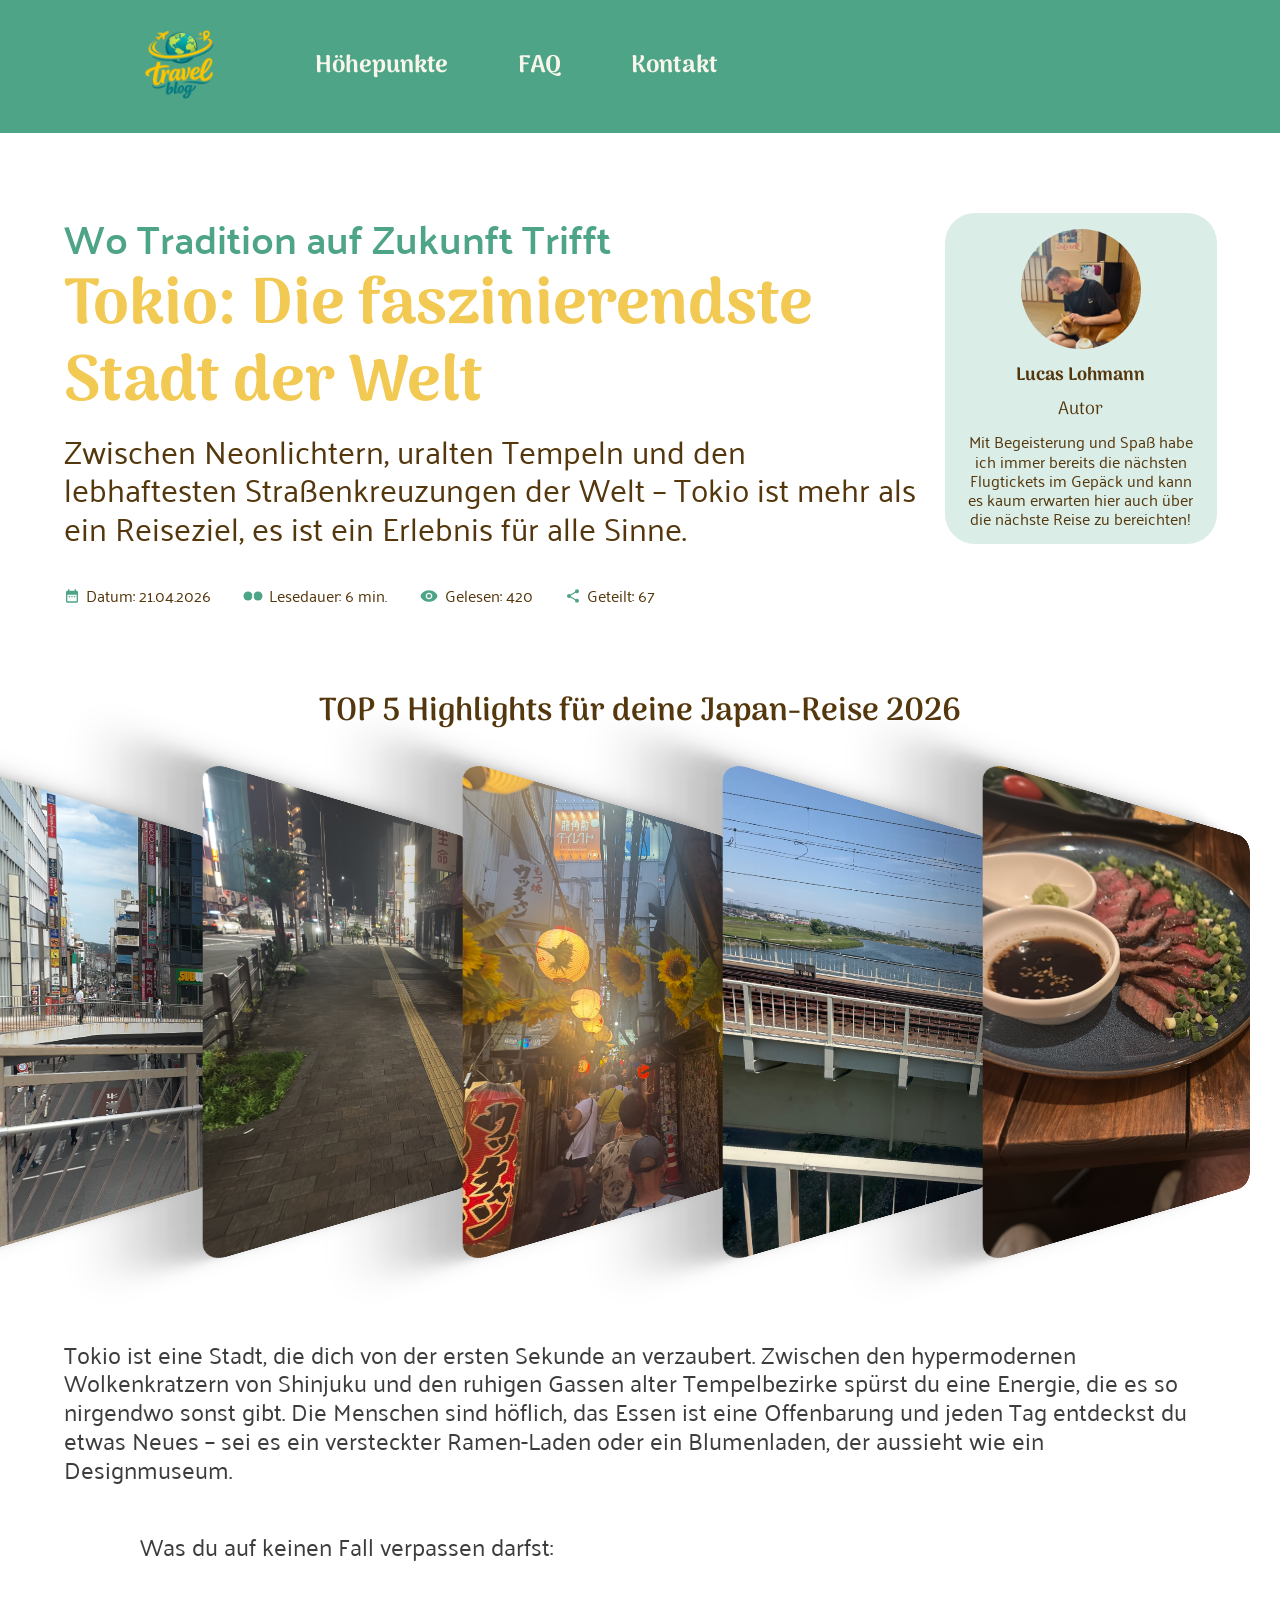
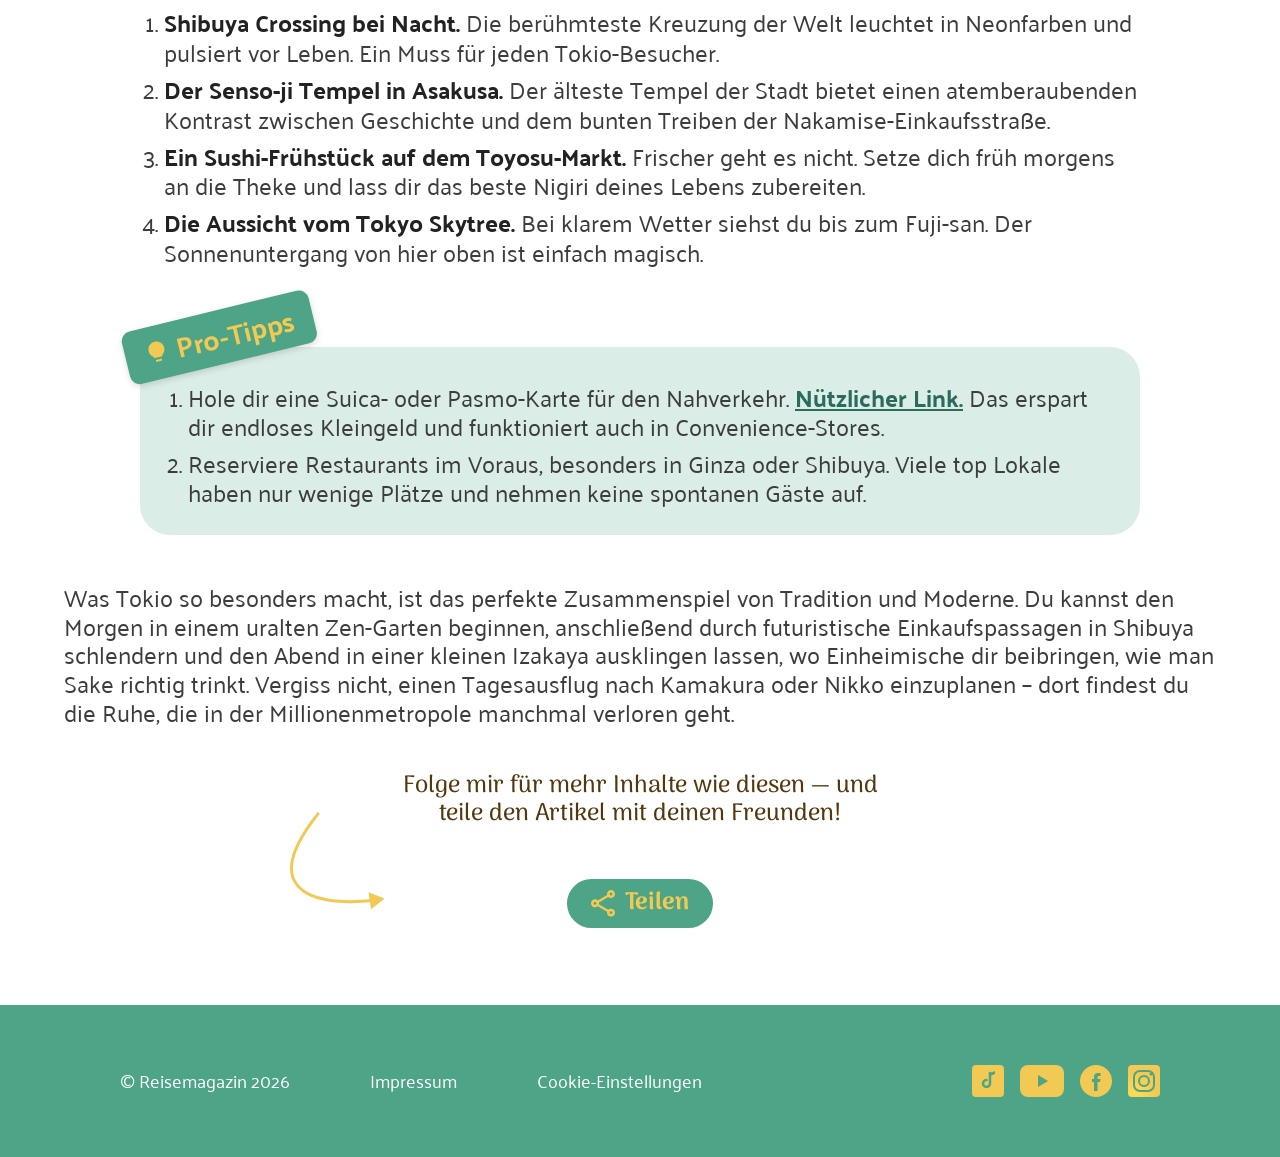
<file: HTML/Lucas/lucas.html>
<!DOCTYPE html>
<html lang="de">

<head>
    <meta charset="UTF-8">
    <meta name="viewport" content="width=device-width, initial-scale=1.0">
    <title>Reisemagazin — Tokio: Die faszinierendste Stadt der Welt</title>
    <link rel="preconnect" href="https://fonts.googleapis.com">
    <link rel="preconnect" href="https://fonts.gstatic.com" crossorigin>
    <link
        href="https://fonts.googleapis.com/css2?family=Arima:wght@400;500;600;700&family=Palanquin:wght@400;600;700&display=swap"
        rel="stylesheet">
    <link rel="icon" type="image/x-icon" href="../../Assets/Cristian/Icons/blog-logo.svg">
    <link rel="stylesheet" href="../../CSS/Lucas/lucas.css">
    <link rel="stylesheet" href="../../CSS/Cristian/responsive.css">
</head>

<body>
    <div class="page-wrapper">
        <header class="haupt-header">
            <a href="../index.html"><img src="../../Assets/Cristian/Icons/blog-logo.svg" alt="Travel Blog Icon"></a>
            <nav>
                <ul>
                    <li>
                        <a class="highlights-a" href="../index.html#highlights">Höhepunkte<img class="highlights-img"
                                src="../../Assets/Cristian/Icons/highlights-underline.svg" alt="Underline"></a>
                    </li>
                    <li><a class="faq-a" href="../index.html#faq">FAQ<img class="faq-img"
                                src="../../Assets/Cristian/Icons/faq-underline.svg" alt="Underline"></a></li>
                    <li><a class="contact-a" href="../index.html#contact">Kontakt<img class="contact-img"
                                src="../../Assets/Cristian/Icons/contact-underline.svg" alt="Underline"></a></li>
                </ul>
            </nav>
        </header>

        <main class="main-content">
            <article class="article">
                <header class="article-header">
                    <div class="article-intro">
                        <div class="title-group">
                            <p class="tagline">Wo Tradition auf Zukunft Trifft</p>
                            <h1>Tokio: Die faszinierendste <span class="highlight">Stadt der Welt</span></h1>
                        </div>
                        <p class="subtitle">Zwischen Neonlichtern, uralten Tempeln und den lebhaftesten
                            Straßenkreuzungen der Welt – Tokio ist mehr als ein Reiseziel, es ist ein Erlebnis für alle
                            Sinne.</p>
                        <div class="actions">
                            <span class="action">
                                <svg class="action-icon" width="16" height="18" viewBox="0 0 24 24" fill="#4EA487">
                                    <path
                                        d="M19 4h-1V2h-2v2H8V2H6v2H5c-1.11 0-1.99.9-1.99 2L3 20a2 2 0 0 0 2 2h14c1.1 0 2-.9 2-2V6c0-1.1-.9-2-2-2zm0 16H5V10h14v10zM9 14H7v-2h2v2zm4 0h-2v-2h2v2zm4 0h-2v-2h2v2z" />
                                </svg>
                                Datum: 21.04.2026
                            </span>
                            <span class="action">
                                <svg class="action-icon" width="20" height="12" viewBox="0 0 20 12" fill="none">
                                    <circle cx="5" cy="6" r="4.5" fill="#4EA487" />
                                    <circle cx="15" cy="6" r="4.5" fill="#4EA487" />
                                    <path d="M9.5 6h1" stroke="#fff" stroke-width="1.5" stroke-linecap="round" />
                                </svg>
                                Lesedauer: 6 min.
                            </span>
                            <span class="action">
                                <svg class="action-icon" width="20" height="14" viewBox="0 0 24 16" fill="#4EA487">
                                    <path
                                        d="M12 1C6.5 1 2 5 2 8s4.5 7 10 7 10-4 10-7S17.5 1 12 1zm0 11c-2.21 0-4-1.79-4-4s1.79-4 4-4 4 1.79 4 4-1.79 4-4 4z" />
                                    <circle cx="12" cy="8" r="2.5" />
                                </svg>
                                Gelesen: 420
                            </span>
                            <span class="action">
                                <svg class="action-icon" width="16" height="18" viewBox="0 0 24 24" fill="#4EA487">
                                    <path
                                        d="M18 16.08c-.76 0-1.44.3-1.96.77L8.91 12.7c.05-.23.09-.46.09-.7s-.04-.47-.09-.7l7.05-4.11c.54.5 1.25.81 2.04.81 1.66 0 3-1.34 3-3s-1.34-3-3-3-3 1.34-3 3c0 .24.04.47.09.7L8.04 9.81C7.5 9.31 6.79 9 6 9c-1.66 0-3 1.34-3 3s1.34 3 3 3c.79 0 1.5-.31 2.04-.81l7.12 4.16c-.05.21-.08.43-.08.65 0 1.61 1.31 2.92 2.92 2.92 1.61 0 2.92-1.31 2.92-2.92s-1.31-2.92-2.92-2.92z" />
                                </svg>
                                Geteilt: 67
                            </span>
                        </div>
                    </div>
                    <aside class="author-box">
                        <img src="../../Assets/Lucas/user.JPG" alt="Lucas Lohmann" class="author-avatar">
                        <div class="author-text">
                            <h3 class="author-name">Lucas Lohmann</h3>
                            <p class="author-title">Autor</p>
                            <p class="author-bio">Mit Begeisterung und Spaß habe ich immer bereits die nächsten
                                Flugtickets im Gepäck und kann es kaum erwarten hier auch über die nächste Reise zu
                                bereichten!</p>
                        </div>
                    </aside>
                </header>

                <section class="carousel-wrap" id="highlights">
                    <h2>TOP 5 Highlights für deine Japan-Reise 2026</h2>
                    <input class="carousel-radio" type="radio" name="carousel" id="c1" checked>
                    <input class="carousel-radio" type="radio" name="carousel" id="c2">
                    <input class="carousel-radio" type="radio" name="carousel" id="c3">
                    <input class="carousel-radio" type="radio" name="carousel" id="c4">
                    <input class="carousel-radio" type="radio" name="carousel" id="c5">
                    <div class="carousel">
                        <div class="slide"><img src="../../Assets/Lucas/slider_1.JPG" alt="Japan destination 1"></div>
                        <div class="slide"><img src="../../Assets/Lucas/slider_2.JPG" alt="Japan destination 2"></div>
                        <div class="slide"><img src="../../Assets/Lucas/slider_3.jpg" alt="Japan destination 3"></div>
                        <div class="slide"><img src="../../Assets/Lucas/slider_4.jpg" alt="Japan destination 4"></div>
                        <div class="slide"><img src="../../Assets/Lucas/slider_5.JPG" alt="Japan destination 5"></div>
                    </div>
                    <div class="carousel-dots">
                        <label for="c1" class="dot"></label>
                        <label for="c2" class="dot"></label>
                        <label for="c3" class="dot"></label>
                        <label for="c4" class="dot"></label>
                        <label for="c5" class="dot"></label>
                    </div>
                </section>

                <div class="article-text">
                    <p>Tokio ist eine Stadt, die dich von der ersten Sekunde an verzaubert. Zwischen den hypermodernen
                        Wolkenkratzern von Shinjuku und den ruhigen Gassen alter Tempelbezirke spürst du eine Energie,
                        die es so nirgendwo sonst gibt. Die Menschen sind höflich, das Essen ist eine Offenbarung und
                        jeden Tag entdeckst du etwas Neues – sei es ein versteckter Ramen-Laden oder ein Blumenladen,
                        der aussieht wie ein Designmuseum.</p>

                    <section class="article-narrow" id="faq">
                        <p class="list-intro">Was du auf keinen Fall verpassen darfst:</p>
                        <ol class="article-list">
                            <li><strong>Shibuya Crossing bei Nacht.</strong> Die berühmteste Kreuzung der Welt leuchtet
                                in Neonfarben und pulsiert vor Leben. Ein Muss für jeden Tokio-Besucher.</li>
                            <li><strong>Der Senso-ji Tempel in Asakusa.</strong> Der älteste Tempel der Stadt bietet
                                einen atemberaubenden Kontrast zwischen Geschichte und dem bunten Treiben der
                                Nakamise-Einkaufsstraße.</li>
                            <li><strong>Ein Sushi-Frühstück auf dem Toyosu-Markt.</strong> Frischer geht es nicht. Setze
                                dich früh morgens an die Theke und lass dir das beste Nigiri deines Lebens zubereiten.
                            </li>
                            <li><strong>Die Aussicht vom Tokyo Skytree.</strong> Bei klarem Wetter siehst du bis zum
                                Fuji-san. Der Sonnenuntergang von hier oben ist einfach magisch.</li>
                        </ol>

                        <div class="pro-tips">
                            <div class="tips-badge">
                                <svg class="bulb-icon" viewBox="0 0 24 24" fill="none">
                                    <path
                                        d="M9 21h6v-2H9v2zm3-20C7.58 1 4 4.58 4 9c0 2.58 1.32 4.85 3.33 6.19L8 17h8l.67-1.81C18.68 13.85 20 11.58 20 9c0-4.42-3.58-8-8-8z"
                                        fill="#F1C953" />
                                </svg>
                                <span>Pro-Tipps</span>
                            </div>
                            <ol>
                                <li>Hole dir eine Suica- oder Pasmo-Karte für den Nahverkehr. <a href="#">Nützlicher
                                        Link.</a> Das erspart dir endloses Kleingeld und funktioniert auch in
                                    Convenience-Stores.</li>
                                <li>Reserviere Restaurants im Voraus, besonders in Ginza oder Shibuya. Viele top Lokale
                                    haben nur wenige Plätze und nehmen keine spontanen Gäste auf.</li>
                            </ol>
                        </div>
                    </section>

                    <p>Was Tokio so besonders macht, ist das perfekte Zusammenspiel von Tradition und Moderne. Du kannst
                        den Morgen in einem uralten Zen-Garten beginnen, anschließend durch futuristische
                        Einkaufspassagen in Shibuya schlendern und den Abend in einer kleinen Izakaya ausklingen lassen,
                        wo Einheimische dir beibringen, wie man Sake richtig trinkt. Vergiss nicht, einen Tagesausflug
                        nach Kamakura oder Nikko einzuplanen – dort findest du die Ruhe, die in der Millionenmetropole
                        manchmal verloren geht.</p>

                    <aside class="share" id="contact">
                        <p>Folge mir für mehr Inhalte wie diesen — und teile den Artikel mit deinen Freunden!
                            <svg class="share-pfeil-icon-mobile" width="32" height="53" viewBox="0 0 32 53" fill="none"
                                xmlns="http://www.w3.org/2000/svg">
                                <path
                                    d="M27.9586 0.432057L29.3951 5.26789e-05L30.2591 2.87294L28.8226 3.30495L28.3906 1.8685L27.9586 0.432057ZM31.5788 52.1134L14.2643 52.5724L22.5241 37.3482L31.5788 52.1134ZM28.3906 1.8685L28.8226 3.30495C18.1426 6.51689 11.4221 10.1099 7.52692 13.7455C3.69462 17.3224 2.62369 20.9013 3.11048 24.3353C3.61354 27.884 5.81622 31.5306 9.06148 35.0371C12.2872 38.5224 16.4195 41.7361 20.5331 44.4198L19.7135 45.6761L18.894 46.9324C14.6544 44.1666 10.3074 40.7999 6.85975 37.0748C3.43164 33.3708 0.766824 29.177 0.140177 24.7563C-0.502736 20.221 1.03443 15.7016 5.47993 11.5524C9.86253 7.46184 17.0895 3.70088 27.9586 0.432057L28.3906 1.8685Z"
                                    fill="#F1C953" />
                            </svg>
                            <svg class="share-pfeil-icon" width="95" height="98" viewBox="0 0 95 98" fill="none"
                                xmlns="http://www.w3.org/2000/svg">
                                <path
                                    d="M26.6357 1.17327L27.5701 -0.000130468L29.917 1.8687L28.9825 3.0421L27.8091 2.10769L26.6357 1.17327ZM94.614 86.5125L81.1211 97.3726L78.4625 80.2573L94.614 86.5125ZM27.8091 2.10769L28.9825 3.0421C12.1566 24.1715 4.6339 40.2032 3.24188 52.2357C2.5493 58.2222 3.37577 63.1998 5.31038 67.3474C7.2469 71.4991 10.335 74.907 14.2979 77.6853C22.2639 83.2702 33.6628 86.2374 45.8259 87.4883C57.9539 88.7355 70.6632 88.2591 81.101 87.095L81.2672 88.5858L81.4335 90.0765C70.8421 91.2578 57.9114 91.7469 45.519 90.4725C33.1617 89.2017 21.1601 86.1602 12.5757 80.1418C8.26334 77.1185 4.78885 73.3262 2.5916 68.6156C0.392445 63.9009 -0.485975 58.3542 0.261755 51.8909C1.75033 39.0239 9.68901 22.4543 26.6357 1.17327L27.8091 2.10769Z"
                                    fill="#F1C953" />
                            </svg>
                        </p>
                        <div class="share-links-wrapper">
                <label class="share-link-container">
                    <img class="click-share-icon-one" src="../../Assets/Cristian/Icons/share-icon.svg" alt="share-icon">
                    <span>Teilen</span>
                </label>
                <img class="click-share-icon-two" src="../../Assets/Cristian/Icons/share-icon-green.svg"
                    alt="share-icon">
                <div class="sm-links">
                    <a href="https://www.linkedin.com/feed/">LinkedIn</a>
                    <a href="https://web.whatsapp.com/">WhatsApp</a>
                </div>
            </div>
                        </div>
                    </aside>
                </div>
            </article>
        </main>

        <nav class="footer-nav">
            <a href="../index.html" class="footer-nav-link" aria-label="Home">
                <svg width="28" height="28" viewBox="0 0 24 24" fill="none" stroke="#4EA487" stroke-width="2"
                    stroke-linecap="round" stroke-linejoin="round">
                    <path d="M3 9l9-7 9 7v11a2 2 0 0 1-2 2H5a2 2 0 0 1-2-2z" />
                    <polyline points="9 22 9 12 15 12 15 22" />
                </svg>
            </a>
            <a href="../index.html#highlights" class="footer-nav-link" aria-label="Highlights">
                <svg width="28" height="28" viewBox="0 0 24 24" fill="none" stroke="#4EA487" stroke-width="2"
                    stroke-linecap="round" stroke-linejoin="round">
                    <path
                        d="M4.5 16.5c-1.5 1.26-2 5-2 5s3.74-.5 5-2c.71-.84.7-2.13-.09-2.91a2.18 2.18 0 0 0-2.91-.09z" />
                    <path
                        d="m12 15-3-3a22 22 0 0 1 2-3.95A12.88 12.88 0 0 1 22 2c0 2.72-.78 7.5-6 11a22.35 22.35 0 0 1-4 2z" />
                    <path d="M9 12H4s.55-3.03 2-4c1.62-1.08 5 0 5 0" />
                    <path d="M12 15v5s3.03-.55 4-2c1.08-1.62 0-5 0-5" />
                </svg>
            </a>
            <a href="../index.html#faq" class="footer-nav-link" aria-label="FAQ">
                <svg width="28" height="28" viewBox="0 0 24 24" fill="none" stroke="#4EA487" stroke-width="2"
                    stroke-linecap="round" stroke-linejoin="round">
                    <circle cx="12" cy="12" r="10" />
                    <path d="M9.09 9a3 3 0 0 1 5.83 1c0 2-3 3-3 3" />
                    <line x1="12" y1="17" x2="12.01" y2="17" />
                </svg>
            </a>
            <a href="../index.html#contact" class="footer-nav-link" aria-label="Contact">
                <svg width="28" height="28" viewBox="0 0 24 24" fill="none" stroke="#4EA487" stroke-width="2"
                    stroke-linecap="round" stroke-linejoin="round">
                    <path d="M20 21v-2a4 4 0 0 0-4-4H8a4 4 0 0 0-4 4v2" />
                    <circle cx="12" cy="7" r="4" />
                </svg>
            </a>
        </nav>

        <footer class="footer" id="contact">
            <div class="footer-left">
                <span class="footer-copy">© Reisemagazin 2026</span>
            </div>
            <div class="footer-links">
                <a href="../impressum.html">Impressum</a>
                <a href="#">Cookie-Einstellungen</a>
            </div>
            <div class="socials">
                <a href="https://www.tiktok.com/" class="social" aria-label="TikTok">
                    <svg width="32" height="32" viewBox="0 0 32 32" fill="none">
                        <rect width="32" height="32" rx="4" fill="#F1C953" />
                        <path d="M18 8v10.5a3.5 3.5 0 1 1-3.5-3.5" stroke="#4EA487" stroke-width="2.5"
                            stroke-linecap="round" fill="none" />
                        <path d="M18 8l5-2v3l-5 2" fill="#4EA487" />
                    </svg>
                </a>
                <a href="https://www.youtube.com/" class="social" aria-label="YouTube">
                    <svg width="44" height="32" viewBox="0 0 44 32" fill="none">
                        <rect width="44" height="32" rx="8" fill="#F1C953" />
                        <path d="M18 10l10 6-10 6V10z" fill="#4EA487" />
                    </svg>
                </a>
                <a href="https://www.facebook.com/login/?next=https%3A%2F%2Fwww.facebook.com%2F%3Flocale%3Dde_DE"
                    class="social" aria-label="Facebook">
                    <svg width="32" height="32" viewBox="0 0 32 32" fill="none">
                        <circle cx="16" cy="16" r="16" fill="#F1C953" />
                        <path
                            d="M17.5 26V17h2.5l.5-3h-3v-1.5c0-1 .5-1.5 1.5-1.5h1.5V8h-2.5c-2.5 0-4 1.5-4 4V14h-2v3h2v9h3z"
                            fill="#4EA487" />
                    </svg>
                </a>
                <a href="https://www.instagram.com/" class="social" aria-label="Instagram">
                    <svg width="32" height="32" viewBox="0 0 32 32" fill="none">
                        <rect width="32" height="32" rx="4" fill="url(#ig-grad)" />
                        <rect x="6" y="6" width="20" height="20" rx="6" stroke="#4EA487" stroke-width="2" fill="none" />
                        <circle cx="16" cy="16" r="5" stroke="#4EA487" stroke-width="2" fill="none" />
                        <circle cx="23" cy="9" r="1.5" fill="#4EA487" />
                        <defs>
                            <radialGradient id="ig-grad" cx="0" cy="0" r="1" gradientUnits="userSpaceOnUse"
                                gradientTransform="translate(8 28) rotate(-60) scale(28)">
                                <stop stop-color="#FFDD55" />
                                <stop offset="0.75" stop-color="#F1C953" />
                            </radialGradient>
                        </defs>
                    </svg>
                </a>
            </div>
        </footer>
    </div>
    <script src="../../JS/script.js"></script>
</body>

</html>
</file>
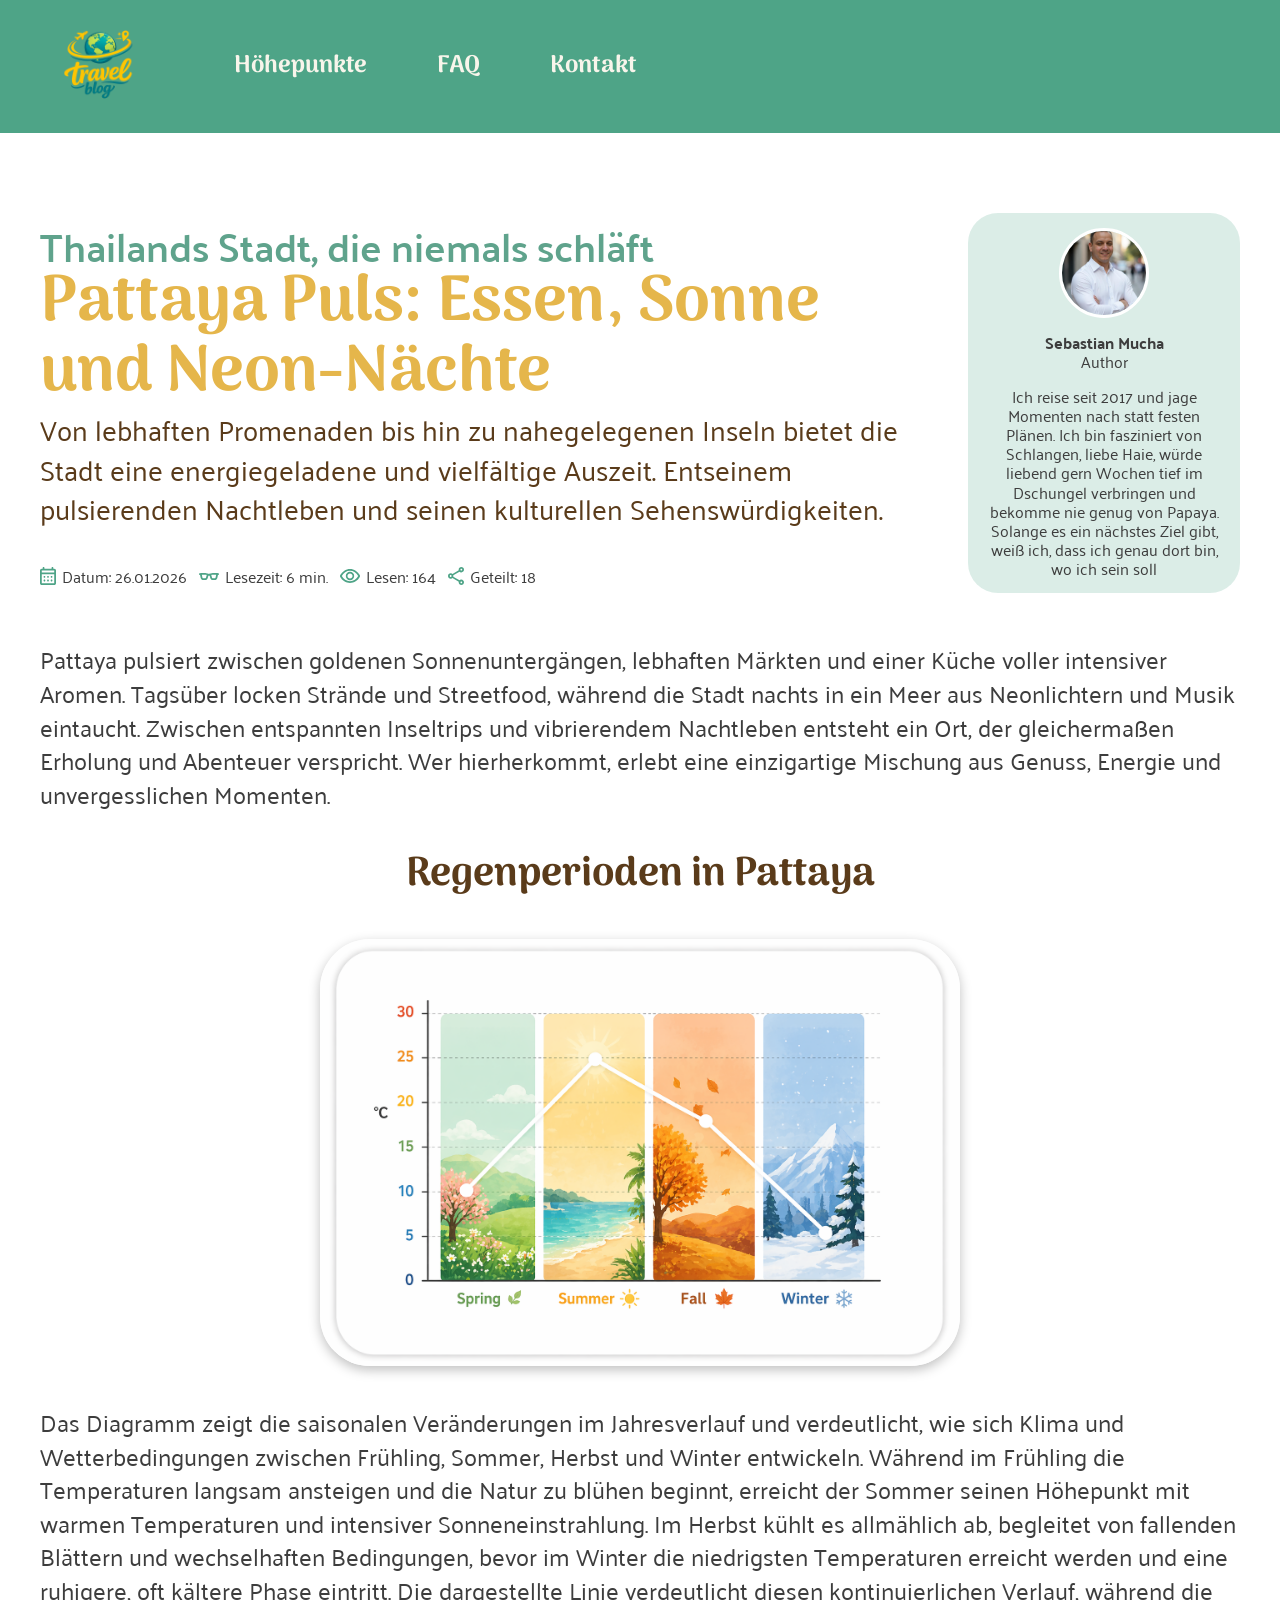
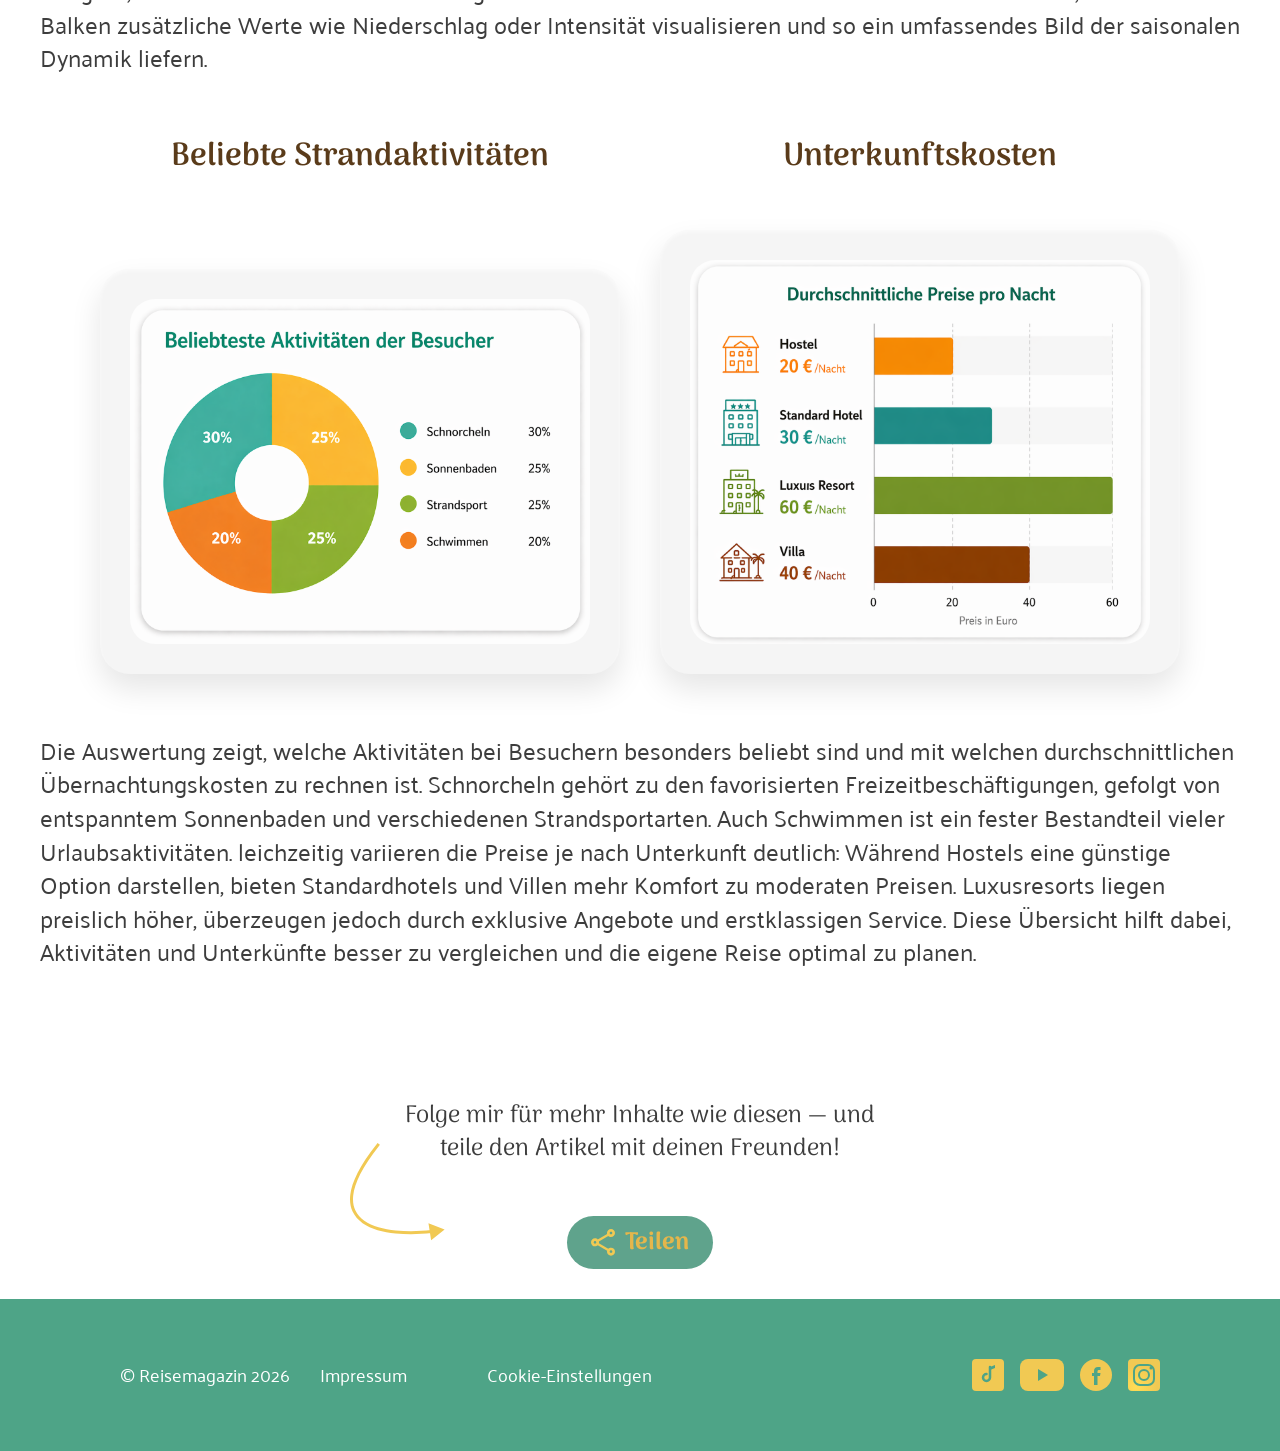
<file: HTML/Sebastian/Sebastian.html>
<!DOCTYPE html>
<html lang="en">

<head>
    <meta charset="UTF-8">
    <meta name="viewport" content="width=device-width, initial-scale=1.0">
    <title>Reisemagazin — Pattaya Puls: Essen, Sonne und Neon-Nächte</title>
    <link rel="preconnect" href="https://fonts.googleapis.com">
    <link rel="preconnect" href="https://fonts.gstatic.com" crossorigin>
    <link
        href="https://fonts.googleapis.com/css2?family=Arima:wght@400;500;600;700&family=Palanquin:wght@400;600;700&display=swap"
        rel="stylesheet">
    <link rel="icon" type="image/x-icon" href="../../Assets/Cristian/Icons/blog-logo.svg">
    <link rel="stylesheet" href="../../CSS/Sebastian/style.css">
    <link rel="stylesheet" href="../../CSS/Cristian/responsive.css">
</head>

<body>
    <div class="page-wrapper">
        <header class="haupt-header">
            <a href="../index.html"><img src="../../Assets/Cristian/Icons/blog-logo.svg" alt="Travel Blog Icon"></a>
            <nav>
                <ul>
                    <li>
                        <a class="highlights-a" href="../index.html#highlights">Höhepunkte<img class="highlights-img"
                                src="../../Assets/Cristian/Icons/highlights-underline.svg" alt="Underline"></a>
                    </li>
                    <li><a class="faq-a" href="../index.html#faq">FAQ<img class="faq-img"
                                src="../../Assets/Cristian/Icons/faq-underline.svg" alt="Underline"></a></li>
                    <li><a class="contact-a" href="../index.html#contact">Kontakt<img class="contact-img"
                                src="../../Assets/Cristian/Icons/contact-underline.svg" alt="Underline"></a></li>
                </ul>
            </nav>
        </header>

        <main>
            <div class="intro-container">
                <div class="intro-article">
                    <h2>Thailands Stadt, die niemals schläft</h2>
                    <h1>Pattaya Puls: Essen, Sonne und Neon-Nächte</h1>
                    <p>
                        Von lebhaften Promenaden bis hin zu nahegelegenen Inseln bietet die Stadt eine energiegeladene
                        und vielfältige Auszeit.
                        Entseinem pulsierenden Nachtleben und seinen kulturellen Sehenswürdigkeiten.
                    </p>
                    <div class="meta-info">
                        <div class="date">
                            <img src="../../Assets/Cristian/Icons/calendar-icon.svg" alt="calendar-icon">
                            <p>Datum: 26.01.2026</p>
                        </div>
                        <div class="time">
                            <img src="../../Assets/Cristian/Icons/eyeglasses-icon.svg" alt="eyeglasses-icon">
                            <p>Lesezeit: 6 min.</p>
                        </div>
                        <div class="read">
                            <img src="../../Assets/Cristian/Icons/visibility-icon.svg" alt="visibility-icon">
                            <p>Lesen: 164</p>
                        </div>
                        <div class="shared">
                            <img src="../../Assets/Cristian/Icons/share-icon-green.svg" alt="share-icon-green">
                            <p>Geteilt: 18</p>
                        </div>
                    </div>
                </div>
                <aside class="about-me">
                    <img src="../../Assets/Sebastian/Sebastian_privat.jpg" alt="author-image">
                    <h3>Sebastian Mucha<br><span class="role">Author</span></h3>
                    <p>Ich reise seit 2017 und jage Momenten nach statt festen Plänen.
                        Ich bin fasziniert von Schlangen, liebe Haie, würde liebend gern Wochen tief im Dschungel
                        verbringen und bekomme nie genug von Papaya.
                        Solange es ein nächstes Ziel gibt, weiß ich, dass ich genau dort bin, wo ich sein soll</p>
                </aside>
            </div>

            <article>

                <p>Pattaya pulsiert zwischen goldenen Sonnenuntergängen, lebhaften Märkten und einer Küche voller
                    intensiver Aromen.
                    Tagsüber locken Strände und Streetfood, während die Stadt nachts in ein Meer aus Neonlichtern und
                    Musik eintaucht.
                    Zwischen entspannten Inseltrips und vibrierendem Nachtleben entsteht ein Ort, der gleichermaßen
                    Erholung und Abenteuer verspricht.
                    Wer hierherkommt, erlebt eine einzigartige Mischung aus Genuss, Energie und unvergesslichen
                    Momenten.
                </p>
                <h2 class="section-title">Regenperioden in Pattaya</h2>
                <img class="diagramm" src="../../Assets/Sebastian/Diagramm.png" alt="Diagramm">
                <p>Das Diagramm zeigt die saisonalen Veränderungen im Jahresverlauf und verdeutlicht, wie sich Klima und
                    Wetterbedingungen zwischen Frühling, Sommer, Herbst und Winter entwickeln. Während im Frühling die
                    Temperaturen langsam ansteigen und die Natur zu blühen beginnt,
                    erreicht der Sommer seinen Höhepunkt mit warmen Temperaturen und intensiver Sonneneinstrahlung. Im
                    Herbst kühlt es allmählich ab, begleitet von fallenden Blättern und wechselhaften Bedingungen,
                    bevor im Winter die niedrigsten Temperaturen erreicht werden und eine ruhigere, oft kältere Phase
                    eintritt. Die dargestellte Linie verdeutlicht diesen kontinuierlichen Verlauf,
                    während die Balken zusätzliche Werte wie Niederschlag oder Intensität visualisieren und so ein
                    umfassendes Bild der saisonalen Dynamik liefern.
                </p>
                <section class="highlights" id="highlights">


                    <section class="info-section">

                        <div class="cards-wrapper">

                            <!-- Card 1 -->
                            <div class="card">
                                <h3>Beliebte Strandaktivitäten</h3>
                                <p></p>

                                <div class="image-card">
                                    <img src="../../Assets/Sebastian/activities-diagram.png.png">
                                </div>
                            </div>

                            <!-- Card 2 -->
                            <div class="card">
                                <h3>Unterkunftskosten</h3>
                                <p></p>

                                <div class="image-card">
                                    <img src="../../Assets/Sebastian/prices-chart.png">
                                </div>
                            </div>

                        </div>
                        <p class="text-below">
                            Die Auswertung zeigt, welche Aktivitäten bei Besuchern besonders beliebt sind und mit welchen durchschnittlichen Übernachtungskosten zu rechnen ist.
                            Schnorcheln gehört zu den favorisierten Freizeitbeschäftigungen, gefolgt von entspanntem Sonnenbaden und verschiedenen Strandsportarten.
                            Auch Schwimmen ist ein fester Bestandteil vieler Urlaubsaktivitäten.
                            leichzeitig variieren die Preise je nach Unterkunft deutlich: Während Hostels eine günstige Option darstellen, bieten Standardhotels und Villen mehr Komfort zu moderaten Preisen.
                            Luxusresorts liegen preislich höher, überzeugen jedoch durch exklusive Angebote und erstklassigen Service.
                            Diese Übersicht hilft dabei, Aktivitäten und Unterkünfte besser zu vergleichen und die eigene Reise optimal zu planen.

                        </p>

                    </section>
    </div>


    <aside class="share" id="contact">
        <p>Folge mir für mehr Inhalte wie diesen — und teile den Artikel mit deinen Freunden!
                <svg class="share-pfeil-icon-mobile" width="32" height="53" viewBox="0 0 32 53" fill="none" xmlns="http://www.w3.org/2000/svg">
                <path d="M27.9586 0.432057L29.3951 5.26789e-05L30.2591 2.87294L28.8226 3.30495L28.3906 1.8685L27.9586 0.432057ZM31.5788 52.1134L14.2643 52.5724L22.5241 37.3482L31.5788 52.1134ZM28.3906 1.8685L28.8226 3.30495C18.1426 6.51689 11.4221 10.1099 7.52692 13.7455C3.69462 17.3224 2.62369 20.9013 3.11048 24.3353C3.61354 27.884 5.81622 31.5306 9.06148 35.0371C12.2872 38.5224 16.4195 41.7361 20.5331 44.4198L19.7135 45.6761L18.894 46.9324C14.6544 44.1666 10.3074 40.7999 6.85975 37.0748C3.43164 33.3708 0.766824 29.177 0.140177 24.7563C-0.502736 20.221 1.03443 15.7016 5.47993 11.5524C9.86253 7.46184 17.0895 3.70088 27.9586 0.432057L28.3906 1.8685Z" fill="#F1C953"/>
                </svg>
                <svg class="share-pfeil-icon" width="95" height="98" viewBox="0 0 95 98" fill="none" xmlns="http://www.w3.org/2000/svg">
                <path d="M26.6357 1.17327L27.5701 -0.000130468L29.917 1.8687L28.9825 3.0421L27.8091 2.10769L26.6357 1.17327ZM94.614 86.5125L81.1211 97.3726L78.4625 80.2573L94.614 86.5125ZM27.8091 2.10769L28.9825 3.0421C12.1566 24.1715 4.6339 40.2032 3.24188 52.2357C2.5493 58.2222 3.37577 63.1998 5.31038 67.3474C7.2469 71.4991 10.335 74.907 14.2979 77.6853C22.2639 83.2702 33.6628 86.2374 45.8259 87.4883C57.9539 88.7355 70.6632 88.2591 81.101 87.095L81.2672 88.5858L81.4335 90.0765C70.8421 91.2578 57.9114 91.7469 45.519 90.4725C33.1617 89.2017 21.1601 86.1602 12.5757 80.1418C8.26334 77.1185 4.78885 73.3262 2.5916 68.6156C0.392445 63.9009 -0.485975 58.3542 0.261755 51.8909C1.75033 39.0239 9.68901 22.4543 26.6357 1.17327L27.8091 2.10769Z" fill="#F1C953"/>
                </svg>
            </p>
        <div class="share-links-wrapper">
                <label class="share-link-container">
                    <img class="click-share-icon-one" src="../../Assets/Cristian/Icons/share-icon.svg" alt="share-icon">
                    <span>Teilen</span>
                </label>
                <img class="click-share-icon-two" src="../../Assets/Cristian/Icons/share-icon-green.svg"
                    alt="share-icon">
                <div class="sm-links">
                    <a href="https://www.linkedin.com/feed/">LinkedIn</a>
                    <a href="https://web.whatsapp.com/">WhatsApp</a>
                </div>
            </div>
    </aside>

    </div>

    <nav class="footer-nav">
        <a href="../index.html" class="footer-nav-link" aria-label="Home">
            <svg width="28" height="28" viewBox="0 0 24 24" fill="none" stroke="#4EA487" stroke-width="2" stroke-linecap="round" stroke-linejoin="round"><path d="M3 9l9-7 9 7v11a2 2 0 0 1-2 2H5a2 2 0 0 1-2-2z"/><polyline points="9 22 9 12 15 12 15 22"/></svg>
        </a>
        <a href="../index.html#highlights" class="footer-nav-link" aria-label="Highlights">
            <svg width="28" height="28" viewBox="0 0 24 24" fill="none" stroke="#4EA487" stroke-width="2" stroke-linecap="round" stroke-linejoin="round"><path d="M4.5 16.5c-1.5 1.26-2 5-2 5s3.74-.5 5-2c.71-.84.7-2.13-.09-2.91a2.18 2.18 0 0 0-2.91-.09z"/><path d="m12 15-3-3a22 22 0 0 1 2-3.95A12.88 12.88 0 0 1 22 2c0 2.72-.78 7.5-6 11a22.35 22.35 0 0 1-4 2z"/><path d="M9 12H4s.55-3.03 2-4c1.62-1.08 5 0 5 0"/><path d="M12 15v5s3.03-.55 4-2c1.08-1.62 0-5 0-5"/></svg>
        </a>
        <a href="../index.html#faq" class="footer-nav-link" aria-label="FAQ">
            <svg width="28" height="28" viewBox="0 0 24 24" fill="none" stroke="#4EA487" stroke-width="2" stroke-linecap="round" stroke-linejoin="round"><circle cx="12" cy="12" r="10"/><path d="M9.09 9a3 3 0 0 1 5.83 1c0 2-3 3-3 3"/><line x1="12" y1="17" x2="12.01" y2="17"/></svg>
        </a>
        <a href="../index.html#contact" class="footer-nav-link" aria-label="Contact">
            <svg width="28" height="28" viewBox="0 0 24 24" fill="none" stroke="#4EA487" stroke-width="2" stroke-linecap="round" stroke-linejoin="round"><path d="M20 21v-2a4 4 0 0 0-4-4H8a4 4 0 0 0-4 4v2"/><circle cx="12" cy="7" r="4"/></svg>
        </a>
    </nav>

    <footer class="footer">
        <div class="footer-left">
            <span class="footer-copy">&copy; Reisemagazin 2026</span>
        </div>
        <div class="footer-links">
            <a href="../../HTML/impressum.html">Impressum</a>
            <a href="#">Cookie-Einstellungen</a>
        </div>
        <div class="socials">
            <a href="http://tiktok.com" class="social" aria-label="TikTok">
                <svg width="32" height="32" viewBox="0 0 32 32" fill="none">
                    <rect width="32" height="32" rx="4" fill="#F1C953" />
                    <path d="M18 8v10.5a3.5 3.5 0 1 1-3.5-3.5" stroke="#4EA487" stroke-width="2.5"
                        stroke-linecap="round" fill="none" />
                    <path d="M18 8l5-2v3l-5 2" fill="#4EA487" />
                </svg>
            </a>
            <a href="http://youtube.com" class="social" aria-label="YouTube">
                <svg width="44" height="32" viewBox="0 0 44 32" fill="none">
                    <rect width="44" height="32" rx="8" fill="#F1C953" />
                    <path d="M18 10l10 6-10 6V10z" fill="#4EA487" />
                </svg>
            </a>
            <a href="http://facebook.com" class="social" aria-label="Facebook">
                <svg width="32" height="32" viewBox="0 0 32 32" fill="none">
                    <circle cx="16" cy="16" r="16" fill="#F1C953" />
                    <path d="M17.5 26V17h2.5l.5-3h-3v-1.5c0-1 .5-1.5 1.5-1.5h1.5V8h-2.5c-2.5 0-4 1.5-4 4V14h-2v3h2v9h3z"
                        fill="#4EA487" />
                </svg>
            </a>
            <a href="http://instagram.com" class="social" aria-label="Instagram">
                <svg width="32" height="32" viewBox="0 0 32 32" fill="none">
                    <rect width="32" height="32" rx="4" fill="url(#ig-grad)" />
                    <rect x="6" y="6" width="20" height="20" rx="6" stroke="#4EA487" stroke-width="2" fill="none" />
                    <circle cx="16" cy="16" r="5" stroke="#4EA487" stroke-width="2" fill="none" />
                    <circle cx="23" cy="9" r="1.5" fill="#4EA487" />
                    <defs>
                        <radialGradient id="ig-grad" cx="0" cy="0" r="1" gradientUnits="userSpaceOnUse"
                            gradientTransform="translate(8 28) rotate(-60) scale(28)">
                            <stop stop-color="#FFDD55" />
                            <stop offset="0.75" stop-color="#F1C953" />
                        </radialGradient>
                    </defs>
                </svg>
            </a>
        </div>
    </footer>
    <script src="../../JS/script.js"></script>
</body>

</html>
</file>
<file: CSS/index_style.css>
/* =============================================
   BASE
   ============================================= */
* {
    margin: 0;
    padding: 0;
    box-sizing: border-box;
}

html {
    scroll-behavior: smooth;
}

body {
    font-family: 'Palanquin', Arial, Helvetica, sans-serif;
    background: #fff;
    color: #3D3D3D;
    line-height: 1.2;
    scroll-behavior: smooth;
}

.page-wrapper {
    width: 100%;
    max-width: 100%;
    margin: 0;
    background: #fff;
    min-height: 100vh;
    display: flex;
    flex-direction: column;
}

.main-content {
    flex: 1;
    display: flex;
    flex-direction: column;
}

/* =============================================
   HEADER (Cristian)
   ============================================= */
.haupt-header {
    background-color: #4EA487;
    display: flex;
    align-items: center;
    gap: 100px;
    padding: 30px 145px;
    position: relative;
    z-index: 10;
}

.haupt-header img {
    height: 70px;
    width: 70px;
}

.haupt-header nav ul {
    display: flex;
    align-items: center;
    gap: 70px;
    list-style: none;
    padding-inline-start: 0;
    margin: 0;
    padding: 0;
}

.haupt-header nav a {
    font-family: 'Arima', cursive;
    text-decoration: none;
    color: #F8F5EB;
    font-size: 24px;
    font-weight: bold;
    position: relative;
}

body:has(#highlights:target) .haupt-header .highlights-a[href="#highlights"],
body:has(#faq:target) .haupt-header .faq-a[href="#faq"],
body:has(#contact:target) .haupt-header .contact-a[href="#contact"] {
    color: #F1C953;
}

.haupt-header .highlights-img,
.haupt-header .faq-img,
.haupt-header .contact-img {
    display: none;
}

.haupt-header .highlights-a:hover .highlights-img {
    display: block;
    position: absolute;
    top: -9px;
    right: -6px;
    width: 120px;
    cursor: pointer;
}

.haupt-header .highlights-a:active {
    color: #F1C953;
}

.haupt-header .highlights-a:active .highlights-img {
    display: none;
}

.haupt-header .faq-a:hover .faq-img {
    display: block;
    position: absolute;
    top: -5px;
    right: -5px;
    width: 55px;
    cursor: pointer;
}

.haupt-header .faq-a:active {
    color: #F1C953;
}

.haupt-header .faq-a:active .faq-img {
    display: none;
}

.haupt-header .contact-a:hover .contact-img {
    display: block;
    position: absolute;
    top: -8px;
    right: -4px;
    width: 95px;
    cursor: pointer;
}

.haupt-header .contact-a:active {
    color: #F1C953;
}

.haupt-header .contact-a:active .contact-img {
    display: none;
}

/* =============================================
   HERO CARD — reveal animation
   
   1) Alles startet gelb, Text taucht von unten auf
   2) Swoosh schiebt sich von rechts rein,
      Text rückt dabei nach links
   3) Badge ploppt an der Kurve auf
   ============================================= */
.hero {
    background: #fff;
    height: 530px;
    display: flex;
    align-items: stretch;
    justify-content: stretch;
    padding: 0;
    position: relative;
    overflow: hidden;
}

/* Karte faden sich kurz ein, damit nichts flickert */
.card {
    width: 100%;
    height: 100%;
    background: #F5C842;
    border-radius: 0;
    position: relative;
    overflow: visible;
    display: flex;
    align-items: stretch;
    opacity: 0;
    animation: cardFadeIn 0.4s ease 0.1s forwards;
}

@keyframes cardFadeIn {
    to {
        opacity: 1;
    }
}

/* Text startet mittig über der gelben Fläche und rückt 
   beim Swoosh-Reinslide nach links in seine finale Position */
.text-side {
    flex: 0 0 45%;
    padding: 72px 60px;
    display: flex;
    flex-direction: column;
    justify-content: center;
    z-index: 2;
    transform: translateX(75%);
    animation: textShiftLeft 0.8s cubic-bezier(0.22, 1, 0.36, 1) 1.5s forwards;
}

@keyframes textShiftLeft {
    to {
        transform: translateX(0);
    }
}

/* Title & Subtitle steigen elegant von unten hoch */
.title {
    font-family: 'Arima', cursive;
    font-size: 48px;
    font-weight: 700;
    color: #2C1A0E;
    line-height: 1.1;
    opacity: 0;
    transform: translateY(28px);
    animation: riseIn 0.65s cubic-bezier(0.22, 1, 0.36, 1) 0.6s forwards;
}

.subtitle {
    font-family: 'Palanquin', sans-serif;
    font-size: 16px;
    font-weight: 400;
    color: #5C3A1E;
    line-height: 1.6;
    margin-top: 10px;
    opacity: 0;
    transform: translateY(20px);
    animation: riseIn 0.65s cubic-bezier(0.22, 1, 0.36, 1) 0.85s forwards;
}

@keyframes riseIn {
    to {
        opacity: 1;
        transform: translateY(0);
    }
}

/* Roter Swoosh-Bereich startet komplett außerhalb rechts 
   und schiebt sich nach 1,4s langsam ins Bild */
.swoosh {
    position: absolute;
    inset: 0;
    width: 100%;
    height: 100%;
    z-index: 1;
    transform: translateX(100%);
    animation: swooshSlide 2.0s linear 1.4s forwards;
    background: url('../Assets/Lucas/hero_bg.jpg') center/cover no-repeat;
    background-color: #c0392b;
    clip-path: url(#swooshClip);
}

@keyframes swooshSlide {
    0%    { transform: translateX(100%); animation-timing-function: cubic-bezier(0.22, 1, 0.36, 1); }
    37.5% { transform: translateX(30%); animation-timing-function: linear; }
    62.5% { transform: translateX(30%); animation-timing-function: cubic-bezier(0.22, 1, 0.36, 1); }
    100%  { transform: translateX(0); }
}

/* Badge sitzt auf der Kurvenspitze und ploppt 
   gegen Ende der Animation auf */
.badge {
    position: absolute;
    width: 160px;
    height: 160px;
    z-index: 10;
    left: 28%;
    top: 51%;
    opacity: 0;
    transform: translateY(160px);
    animation: badgeSlideUp 0.7s cubic-bezier(0.22, 1, 0.36, 1) 3.4s forwards;
}

@keyframes badgeSlideUp {
    to {
        opacity: 1;
        transform: translateY(0);
    }
}

.badge-ring {
    position: absolute;
    inset: 0;
    border-radius: 50%;
    animation: spin 8s linear infinite;
}

@keyframes spin {
    from {
        transform: rotate(0deg);
    }

    to {
        transform: rotate(360deg);
    }
}

.badge-center {
    position: absolute;
    inset: 30px;
    border-radius: 50%;
    overflow: hidden;
    display: flex;
    align-items: center;
    justify-content: center;
    font-size: 32px;
    line-height: 1;
}

/* =============================================
   Highlights Section (Cristian)
   ============================================= */

.highlights {
    max-width: 1200px;
    margin: 80px auto;
    position: relative;
    z-index: 1;

    display: flex;
    flex-direction: column;
    justify-content: center;
    align-items: center;
    gap: 90px;
}

.highlights-title h2 {
    font-family: 'Arima';
    color: rgba(78, 164, 135, 1);
    font-weight: 700;
    font-size: 52px;
}

.highlights-title {
    display: flex;
    align-items: center;
    gap: 5px;
}

.highlights-subtitle {
    font-family: 'Palanquin';
    color: rgba(84, 55, 13, 1);
    font-weight: 500;
    font-size: 24px;

    text-align: center;
}

.highlights-wrapper {
    display: flex;
    flex-direction: column;
    align-items: center;
    gap: 25px;
}

input {
    margin-bottom: 45px;
    margin-left: 25px;
    margin-left: 0;
    
}

.highlight-showcase {

    width: 1200px;
    height: 533px;

    display: flex;
    justify-content: center;
    align-items: flex-end;

    position: relative;

    overflow: hidden;

    cursor: pointer;
}

.highlight-showcase input {
    z-index: 2;
}

.slider-wrapper {
    z-index: 1;

    width: 300%;
    height: 100%;

    position: absolute;
    display: flex;

    transition: all 1s ease-in-out;
}

.slide {
    height: 100%;
    width: calc(100% / 3);
    text-decoration-line: none;
}

.s-one {
    background-image: url("../Assets/Lucas/slider_2.JPG");
    background-color: white;
    background-repeat: no-repeat;
    background-size: cover;
    border-top-right-radius: 100px;
}

.s-two {
    background-image: url(../Assets/Cristian/Images/copenhagen.jpeg);
    background-color: white;
    background-repeat: no-repeat;
    background-size: cover;
    border-top-right-radius: 100px;
}

.s-three {
    background-image: url(../Assets/Cristian/Images/pattaya-beach.jpg);
    background-color: white;
    background-repeat: no-repeat;
    background-size: cover;
    border-top-right-radius: 100px;
}

.highlight-showcase input[value="one"]:checked~.slider-wrapper {
    transform: translateX(calc(100% / 3));
}

.highlight-showcase input[value="two"]:checked~.slider-wrapper {
    transform: translateX(0);
}

.highlight-showcase input[value="three"]:checked~.slider-wrapper {
    transform: translateX(calc(-100% / 3));
}

input[type="radio"]:checked {
    accent-color: rgba(241, 201, 83, 1);
}

input[type="radio"] {
    appearance: none;
    -webkit-appearance: none;
    /* Das hier entfernt das Styling der User Agent,
   damit der Radio-Button komplett per CSS gestaltet werden kann */
    height: 30px;
    width: 30px;
    border-radius: 50%;
    background-color: white;
}

input[type="radio"]:checked {
    background-color: rgba(241, 201, 83, 1);
    height: 28px;
    width: 40px;
    border-radius: 15px;
}

.slide-text {
    padding: 15px 25px;
    width: 880px;
    height: 180px;
    margin: 70px 0px 45px 40px;
    backdrop-filter: blur(5px);
    background: rgba(255, 255, 255, 0.2);
    border-right: rgba(255, 255, 255, 0.6) solid 1px;
    border-left: rgba(255, 255, 255, 0.6) solid 1px;
}

.slide h3 {
    font-family: 'Palanquin';
    color: white;
    font-weight: 600;
    font-size: 48px;
}

.slide p {
    font-family: 'Palanquin';
    color: white;
    font-weight: 400;
    font-size: 28px;
}

/* =============================================
   Contact Formular (Sebastian)
   ============================================= */

.faq {
    padding: 60px 20px;
    max-width: 1200px;
    width: 100%;
    margin: 0 auto;
}

.section-title {
    
    margin-bottom: 40px;
    display:flex;
    align-items: center;
    gap: 5px;
    justify-content: center;
    
}

.section-title h2 {
    font-size: 48px;
    color: rgba(78, 164, 135, 1);
    font-family: 'Arima', cursive;
    margin: 0;
}

.faq-icon {
    width: 36px;
    height: 36px;
    border: 2px solid #e0b84c;
    color: #e0b84c;
    display: flex;
    align-items: center;
    justify-content: center;
    font-weight: bold;
}

.faq-item {
    background: rgba(241, 201, 83, 1);
    border-radius: 12px;
    margin-bottom: 16px;
    padding: 0 20px;
    border: none;
}

.faq-item summary {
    cursor: pointer;
    font-weight: 600;
    list-style: none;
    position: relative;
    display: flex;
    align-items: center;
    height: 56px;
}

.faq-item summary::after {
    content: "⌄";
    position: absolute;
    right: 10px;
    font-size: 18px;
}

.faq-item[open] summary::after {
    content: "⌃";
}

summary::-webkit-details-marker {
    display: none;
}

.faq-item[open] {
    padding-bottom: 12px;
}

.faq-content {
    background: #fff;
    border-radius: 8px;
    padding: 12px 16px;
}

.faq-item:hover {
    background: #ddb84f;
}



.contact h2 {
    text-align: center;
    font-family: 'Arima', cursive;
    font-size: 52px;
    font-weight: 600;
    color: rgba(78, 164, 135, 1);
    line-height: 120%;
    margin: 0;
    
}

.section-subtitle {
    text-align: center;
    font-family: 'palanquin', cursive;
    font-size: 24px;
    font-weight: 500;
    color: rgba(84, 55, 13, 1);
    line-height: 120%;
    margin: 0;
    width: 100%;
}

.form-full {
    width: 100% !important;
    max-width: 1096px !important;
    
    border: none !important;
    border-bottom: 2px solid #d0d0d0 !important;
    color: #4EA487 !important;
    font-family: 'Palanquin', sans-serif !important;
    font-size: 20px !important;
    height: 56px !important;
    background: transparent !important;
}

input:focus,
input:focus-visible,
input:active {
    outline: none !important;
    box-shadow: none !important;
    border-bottom: 2px solid #4EA487;
}

input[type="text"] {
    height: 56px;
    width: 100%;
    border: none;
    border-bottom: 2px solid #d0d0d0;
    color: #4EA487;
    font-family: 'Palanquin', sans-serif;
    font-size: 20px;
    background: transparent;
}

.field-label {
    display: block;
    font-family: 'Palanquin', sans-serif;
    font-size: 20px;
    font-weight: 400;
    color: #54370D;
    margin-bottom: 4px;
    text-align: left;
}
.form-field {
    display: flex;
    flex-direction: column;
    width: 527px;
}
.form-field-full {
    width: 100%;
    max-width: 1096px;
    margin: 0 auto;
}

.form-row {
    display: flex;
    justify-content: center;
    gap: 42px;
    flex-wrap: wrap;
    width: 100%;
    max-width: 1096px;
}

input[type="email"] {
    height: 56px;
    width: 100%;
    border: none;
    border-bottom: 2px solid #d0d0d0;
    color: #4EA487;
    font-family: 'Palanquin', sans-serif;
    font-size: 20px;
    background: transparent;
}

.contact-form {
    text-align: center;
    font-family: 'palanquin', cursive;
    font-size: 24px;
    font-weight: 600;
    color: rgba(84, 55, 13, 1);
    line-height: 120%;
    margin: 0;
    width: 100%;
}

.container {
    display: flex;
    flex-direction: column;
    align-items: center;
    padding: 56px;
}

.form-checkbox {
    display: flex;
    align-items: center;
    justify-content: center;
    gap: 10px;

    margin-top: 30px;
    font-weight: 500;
}
.checkbox-icon{
    height: 18px;
    width: 18px;

    position: relative;
}
.checkbox-icon svg{
    position: absolute;
    inset: 0;
    margin: auto;
    display: none;
    
}

input[type="checkbox"] {
    position: absolute;
    inset: 0;
    margin: auto;

    appearance: none;
    -webkit-appearance: none;

    height: 100%;
    width: 100%;
    border: solid 3px rgba(84, 55, 13, 1);
    cursor: pointer;
}
input[type="checkbox"]:hover {
    background-color: rgba(241, 201, 83, 1);
}
input[type="checkbox"]:checked {
    background-color: rgba(78, 164, 135, 1);
    border: none;
}
input[type="checkbox"]:checked + svg{
    display: flex;
}
.privacy {
    text-decoration-line: none;
    color: rgba(78, 164, 135, 1);
    font-weight: 500;
}
.btn-send{
     display: block;
    margin: 20px auto;
    padding: 10px 30px;
    background-color: rgba(78, 164, 135, 1);
    color: rgba(241, 201, 83, 1);
    font-family: 'Arima';
    font-size: 24px;
    font-weight: bold;
    border-radius: 25px;
    border: none; 
    cursor: pointer;
     border: 1px solid white;
}
.btn-send:active {
   
    border: 1px solid #aaa;
    border-radius: 25px;
    background: transparent;
    color: #777;
    cursor: pointer;
}
.btn-send:visited {
   
    border: 1px solid #aaa;
    border-radius: 25px;
    background: transparent;
    color: #777;
    cursor: pointer;
}



/* =============================================
   FOOTER (Lucas)
   ============================================= */
.footer {
    background: #4EA487;
    padding: 60px 120px;
    display: flex;
    justify-content: flex-start;
    align-items: center;
    gap: 80px;
    min-height: 152px;
}

.footer-left {
    display: flex;
    align-items: center;
}

.footer-links {
    display: flex;
    gap: 80px;
}

.footer-copy {
    color: #FFFFFF;
    font-family: 'Palanquin', sans-serif;
    font-size: 18px;
    font-weight: 400;
    line-height: 120%;
}

.footer-links a {
    color: #FFFFFF;
    text-decoration: none;
    font-family: 'Palanquin', sans-serif;
    font-size: 18px;
    font-weight: 400;
    line-height: 120%;
}

.socials {
    display: flex;
    align-items: center;
    gap: 16px;
    margin-left: auto;
}

.social {
    display: flex;
    align-items: center;
    justify-content: center;
    text-decoration: none;
    transition: transform 0.2s ease;
}

.social:hover {
    transform: translateY(-2px);
}

/* =============================================
   RESPONSIVE
   ============================================= */
@media (max-width: 1200px) {
    .haupt-header {
        padding: 30px 60px;
        gap: 60px;
    }

    .highlights,
    .faq,
    .contact {
        padding-left: 60px;
        padding-right: 60px;
    }

    .footer {
        padding: 40px 60px;
    }
}

@media (max-width: 900px) {
    .haupt-header {
        padding: 20px 24px;
        gap: 32px;
    }

    .haupt-header img {
        height: 56px;
        width: 56px;
    }

    .haupt-header nav ul {
        gap: 32px;
    }

    .haupt-header nav a {
        font-size: 20px;
    }

    .highlights,
    .faq,
    .contact {
        padding-left: 24px;
        padding-right: 24px;
    }

    .highlight-showcase {
        height: 320px;
        border-radius: 0 40px 0 0;
    }

    .showcase-text h3 {
        font-size: 22px;
    }

}

@media (max-width: 520px) {
    .section-title {
        font-size: 24px;
    }

    .highlight-showcase {
        height: 260px;
        padding: 24px;
    }

    .showcase-text {
        left: 24px;
        top: 24px;
    }

    .showcase-text h3 {
        font-size: 18px;
    }

    .faq-item summary {
        font-size: 14px;
        padding: 14px 18px;
    }

    .faq-content {
        padding: 12px 18px 14px;
    }
}
</file>
<file: CSS/Cristian/responsive.css>
/* DA | Umschulung zum Fachinformatiker AE | Projekt Sakura
   responsive.css — Zentrale Media Queries für ALLE Seiten
   Breakpoints:
     ≥ 1440px   — Large desktop
     1280–1439  — Laptop / Desktop
     768–1279   — Tablet landscape / kleiner Laptop
     480–767    — Tablet portrait / großes Smartphone
     320–479    — Kleines Smartphone
   ============================================= */

   @media screen and (min-width: 1280px) {
    .title-tipps {

    top: -50px;
    left: -70px;
   
}
   }

/* =============================================
   SHARE-BUTTON: Pfeil-Icon Sichtbarkeit
   (Cristian — gilt für alle Blog-Seiten)
   ============================================= */

/* Desktop & Tablet: mobile Pfeil versteckt */
@media screen and (min-width: 768px) {
    .share-pfeil-icon-mobile {
        display: none;
    }
}

/* Meta-Info (Cristian & Sebastian) */
.meta-info {
    display: flex;
    flex-wrap: wrap;
    gap: 12px;
}
.meta-info > div {
    display: flex;
    align-items: center;
    gap: 6px;
    white-space: nowrap;
}
.meta-info > div img {
    display: block;
    flex-shrink: 0;
}

/* Mobile bottom nav — hidden on desktop */
.footer-nav {
    display: none;
}

/* Mobile yellow blob overlay — hidden by default, activated by mobile media queries */
.mobile-yellow {
    display: none;
}

/* Shared keyframes for mobile hero yellow-blob shrink animation */
@keyframes mobileShrink {
    from { transform: scale(1, 1); }
    to   { transform: scale(0.592, 0.620); }
}

/* Unter 768px: Desktop-Pfeil weg, Mobile-Pfeil rein */
@media screen and (max-width: 767px) {
    
    .share-pfeil-icon {
        display: none;
    }
    .share-pfeil-icon-mobile {
        display: flex;
        position: absolute;
        left: 5px;
        top: 50px;
    }
    .share {
        width: 100%;
        height: 100%;
        gap: 48px;
        padding-left: 15px;
        padding-right: 15px;
    }
    .share p {
        font-size: 18px;
        font-family: 'Arima', cursive;
    }

    /* Sticky yellow bottom nav */
    .footer-nav {
        display: flex;
        justify-content: space-around;
        align-items: center;
        background: #F1C953;
        padding: 12px 16px;
        position: sticky;
        bottom: 0;
    }
    .footer-nav-link {
        display: flex;
        align-items: center;
        justify-content: center;
        padding: 8px;
    }
}


/* =============================================
   TABLET LANDSCAPE / KLEINER LAPTOP — 768px–1279px
   ============================================= */
@media screen and (min-width: 768px) and (max-width: 1279px) {

    /* --- Header (alle Seiten) --- */
    .haupt-header {
        padding: 30px 40px;
        gap: 40px;
    }
    .haupt-header nav ul {
        gap: 40px;
    }
    .haupt-header nav a {
        font-size: 20px;
    }
    .haupt-header img {
        height: 60px;
        width: 60px;
    }

    /* --- INDEX: Hero --- */
    .hero {
        height: 460px;
    }
    /* Override Sebastian's .card { width: 45% } — hero card must be full-width */
    .hero .card {
        width: 100%;
        max-width: none;
    }
    .text-side {
        flex: 0 0 36%;
        padding: 40px 30px;
    }
    .title {
        font-size: 38px;
    }
    .subtitle {
        font-size: 15px;
    }
    .badge {
        width: 130px;
        height: 130px;
    }

    /* --- INDEX: Highlights --- */
    .highlights {
        padding-left: 40px;
        padding-right: 40px;
        gap: 60px;
    }
    .highlight-showcase {
        width: 100%;
        height: 400px;
    }
    .slide-text {
        width: 90%;
        height: auto;
        padding: 12px 20px;
    }
    .slide h3 {
        font-size: 32px;
    }
    .slide p {
        font-size: 20px;
    }

    /* --- INDEX: FAQ & Kontakt --- */
    .faq,
    .contact {
        padding-left: 40px;
        padding-right: 40px;
    }
    .form-row {
        gap: 24px;
    }
    .form-field {
        width: 100%;
        max-width: 480px;
    }

    /* --- BLOG-SEITEN (Cristian / Sebastian): Intro --- */
    main {
        margin: 60px auto;
        padding: 0 40px;
        max-width: 100%;
    }
    .intro-container {
        gap: 20px;
    }
    .intro-article > h1 {
        font-size: 52px;
    }
    .intro-article > h2 {
        font-size: 32px;
    }
    .intro-article > p {
        font-size: 22px;
    }

    /* --- BLOG-SEITEN: Article body --- */
    article {
        padding: 0px;
    }
    article p,
    .highlights,
    .tipps,
    .share {
        font-size: 20px;
    }
    .tipps h3 {
        font-size: 28px;
    }

    /* --- Sebastian: Cards --- */
    .cards-wrapper {
        gap: 24px;
    }
    .card {
        width: 45%;
    }
    .diagramm {
        width: 90%;
    }

    /* --- BLOG-SEITEN: Tipps-Badge Positionierung --- */
    .tipps {
        margin: 20px 10px 60px 10px;
    }

    /* --- IMPRESSUM --- */
    .impressum {
        margin: 60px auto;
        padding: 0 40px;
    }

    /* --- Footer (alle Seiten) --- */
    .footer {
        padding: 40px 60px;
        gap: 40px;
    }
    .footer-links {
        gap: 40px;
    }
}


/* =============================================
   TABLET PORTRAIT / GROSSES SMARTPHONE — 480px–767px
   ============================================= */
@media screen and (max-width: 767px) {

    /* --- Header (alle Seiten): Logo zentriert, Nav aus --- */
    .haupt-header {
        justify-content: center;
        padding: 20px 24px;
        gap: 0;
    }
    .haupt-header nav {
        display: none;
    }
    .haupt-header img {
        height: 56px;
        width: 56px;
    }

    /* --- INDEX: Hero --- */
    .hero {
        height: 400px;
    }
    /* Ensure row layout even on 480-520px where index_style.css forces column */
    .hero .card {
        flex-direction: row;
        background: url('../../Assets/Lucas/hero_bg.jpg') center / cover no-repeat;
        overflow: hidden;
    }
    /* Desktop swoosh hidden — replaced by mobile-yellow blob */
    .swoosh {
        display: none;
    }
    /* Mobile yellow organic blob overlay */
    .mobile-yellow {
        display: block;
        position: absolute;
        inset: 0;
        background: #F5C842;
        clip-path: url(#mobileSwooshClip);
        transform-origin: top left;
        z-index: 1;
        animation: mobileShrink 0.8s cubic-bezier(0.22, 1, 0.36, 1) 1.4s forwards;
    }
    /* No text below 767px — just blob, badge and photo */
    .text-side {
        display: none;
    }
    /* Badge: sits on the organic blob corner */
    .badge {
        width: 110px;
        height: 110px;
        left: 42%;
        top: 45%;
        bottom: auto;
        transform: translateX(-50%) translateY(110px);
        animation: badgeSlideUpMobile 0.7s cubic-bezier(0.22, 1, 0.36, 1) 2.5s forwards;
    }
    @keyframes badgeSlideUpMobile {
        to {
            opacity: 1;
            transform: translateX(-50%) translateY(0);
        }
    }

    /* --- INDEX: Highlights --- */
    .highlights {
        margin: 40px auto;
        padding: 0 20px;
        gap: 40px;
    }
    .highlights-title h2 {
        font-size: 36px;
    }
    .highlights-subtitle {
        font-size: 18px;
    }
    .highlight-showcase {
        width: 100%;
        height: 280px;
    }
    .slide h3 {
        font-size: 24px;
    }
    .slide p {
        font-size: 16px;
    }
    .slide-text {
        width: 95%;
        height: auto;
        padding: 10px 15px;
        margin: 40px 0 30px 15px;
        width: 300px;
        height: 130px;
    }

    /* --- INDEX: FAQ --- */
    .faq {
        padding: 30px 20px;
    }
    .section-title h2 {
        font-size: 36px;
    }
    .faq-item summary {
        font-size: 14px;
    }

    /* --- INDEX: Kontakt --- */
    .contact {
        padding: 20px;
    }
    .section-subtitle {
        font-size: 18px;
    }
    .form-row {
        flex-direction: column;
        align-items: stretch;
        gap: 0;
    }
    .form-field {
        width: 100%;
    }
    .container {
        padding: 24px 0;
    }

    /* --- BLOG-SEITEN (alle): Main --- */
    main {
        margin: 25px 15px 80px 15px;
        padding: 0;
        max-width: 100%;
    }

    /* --- BLOG-SEITEN: Intro --- */
    .intro-container {
        flex-direction: column;
        gap: 20px;
    }
    .intro-article > h1 {
        font-size: 40px;
    }
    .intro-article > h2 {
        font-size: 24px;
    }
    .intro-article > p {
        font-size: 18px;
        margin-bottom: 20px;
        color: var(--brown, #54370D);
    }
    .meta-info {
        flex-wrap: wrap;
        gap: 8px;
    }

    /* --- BLOG-SEITEN: About-Me --- */
    .about-me {
        width: 100%;
        padding: 15px 8px;
    }

    /* --- BLOG-SEITEN: Article body --- */
    article p,
    article ul,
    article ol,
    article ol a {
        font-size: 16px;
        color: var(--brown, #54370D);
    }

    /* --- BLOG-SEITEN: Video/Figure --- */
    figure {
        padding-top: 30px;
        padding-bottom: 30px;
    }
    video {
        max-width: 100%;
        height: auto;
    }

    /* --- BLOG-SEITEN: Highlights-Liste --- */
    .highlights ul {
        padding-left: 20px;
    }
    .highlights + p {
        margin-bottom: 120px;
    }

    /* --- BLOG-SEITEN: Tipps --- */
    .tipps {
        margin: 20px 10px 60px 10px;
    }
    .title-tipps {
        padding: 5px 10px;
        top: -50px;
        left: -20px;
    }
    .title-tipps h3 {
        font-size: 28px;
    }
   

    /* --- Sebastian: Diagramm & Cards --- */
    .diagramm {
        width: 100%;
    }
    .section-title {
        font-size: 28px;
    }
    .cards-wrapper {
        flex-direction: column;
        gap: 24px;
    }
    .card {
        width: 100%;
    }

    /* --- IMPRESSUM --- */
    .impressum {
        margin: 40px auto;
        padding: 0 20px;
    }
    .impressum h1 {
        font-size: 36px;
    }
    .impressum-block {
        font-size: 16px;
    }

    /* --- Footer (alle Seiten): 2-Spalten-Grid --- */
    .footer {
        padding: 20px 16px;
        min-height: auto;
        margin-top: 0;
        display: grid;
        grid-template-columns: 1fr auto;
        grid-template-rows: auto auto auto;
        align-items: center;
        gap: 0;
    }
    .footer-links {
        grid-column: 1;
        grid-row: 1 / 3;
        flex-direction: column;
        gap: 4px;
        align-items: flex-start;
    }
    .footer-links a {
        font-size: 14px;
    }
    .footer-left {
        grid-column: 1;
        grid-row: 3;
        margin-top: 4px;
    }
    .footer-copy {
        font-size: 14px;
    }
    .socials {
        grid-column: 2;
        grid-row: 2 / 4;
        gap: 10px;
        margin-left: 16px;
        align-self: center;
    }
    .social svg {
        width: 28px;
        height: 28px;
    }

    /* --- Lucas: Article-spezifisch --- */
    .article {
        padding: 0 16px;
        gap: 48px;
    }
    .article-header {
        flex-direction: column;
        align-items: center;
    }
    .article-intro h1 {
        font-size: 40px;
    }
    .tagline {
        font-size: 24px;
    }
    .article-intro .subtitle {
        font-size: 18px;
    }
    .article-text {
        font-size: 18px;
    }
    .pro-tips ol {
        font-size: 18px;
    }
    .author-box {
        width: 100%;
    }
}


/* =============================================
   LARGE DESKTOP — 1440px und größer
   Richtet Header & Footer-Padding an der
   zentrierten max-width: 1200px Content-Spalte aus
   ============================================= */
@media screen and (min-width: 1440px) {
    .haupt-header {
        padding-left:  calc((100% - 1200px) / 2);
        padding-right: calc((100% - 1200px) / 2);
    }
    .footer {
        padding-left:  calc((100% - 1200px) / 2);
        padding-right: calc((100% - 1200px) / 2);
    }
}


/* =============================================
   KLEINES SMARTPHONE — 320px–479px
   ============================================= */
@media screen and (min-width: 320px) and (max-width: 479px) {

    /* --- Header (alle Seiten) --- */
    .haupt-header {
        justify-content: center;
        padding: 16px;
        gap: 0;
    }
    .haupt-header nav {
        display: none;
    }
    .haupt-header img {
        height: 48px;
        width: 48px;
    }

    /* --- INDEX: Hero --- */
    .hero {
        height: 360px;
    }
    .hero .card {
        background: url('../../Assets/Lucas/hero_bg.jpg') center / cover no-repeat;
        overflow: hidden;
    }
    .swoosh {
        display: none;
    }
    .mobile-yellow {
        display: block;
        position: absolute;
        inset: 0;
        background: #F5C842;
        clip-path: url(#mobileSwooshClip);
        transform-origin: top left;
        z-index: 1;
        animation: mobileShrink 0.8s cubic-bezier(0.22, 1, 0.36, 1) 1.4s forwards;
    }
    /* No text on smallest screens — just blob, badge and photo */
    .text-side {
        display: none;
    }
    .badge {
        width: 90px;
        height: 90px;
        left: 45%;
        top: 40%;
        bottom: auto;
        transform: translateX(-50%) translateY(90px);
        animation: badgeSlideUpSm 0.7s cubic-bezier(0.22, 1, 0.36, 1) 2.5s forwards;
    }
    @keyframes badgeSlideUpSm {
        to {
            opacity: 1;
            transform: translateX(-50%) translateY(0);
        }
    }

    /* --- INDEX: Highlights --- */
    .highlights {
        margin: 30px auto;
        padding: 0 16px;
        gap: 30px;
    }
    .highlights-title h2 {
        font-size: 28px;
    }
    .highlights-subtitle {
        font-size: 16px;
    }
    .highlight-showcase {
        width: 100%;
        height: 220px;
    }
    .slide-text {
        width: 95%;
        height: auto;
        padding: 8px 12px;
        margin: 35px 0 20px 10px;
        width: 200px;
        height: 130px;
    }
    .slide h3 {
        font-size: 18px;
    }
    .slide p {
        font-size: 14px;
    }
    /* Radio-Dots kleiner */
    input[type="radio"] {
        width: 20px;
        height: 20px;
        margin-left: 12px;
        margin-bottom: 30px;
    }
    input[type="radio"]:checked {
        width: 28px;
        height: 20px;
    }

    /* --- INDEX: FAQ --- */
    .faq {
        padding: 24px 16px;
    }
    .section-title h2 {
        font-size: 28px;
    }
    .faq-item summary {
        font-size: 13px;
        height: auto;
        padding: 12px 0;
    }
    .faq-content p {
        font-size: 14px;
    }

    /* --- INDEX: Kontakt --- */
    .contact {
        padding: 16px;
    }
    .section-subtitle {
        font-size: 15px;
    }
    .field-label {
        font-size: 16px;
    }
    input[type="text"],
    input[type="email"] {
        font-size: 16px;
        height: 48px;
    }
    .form-row {
        flex-direction: column;
        gap: 0;
    }
    .form-field {
        width: 100%;
    }
    .container {
        padding: 16px 0;
    }

    /* --- BLOG-SEITEN: Main --- */
    main {
        margin: 20px 12px 60px 12px;
        padding: 0;
        max-width: 100%;
    }

    /* --- BLOG-SEITEN: Intro --- */
    .intro-container {
        flex-direction: column;
        gap: 16px;
    }
    .intro-article > h1 {
        font-size: 32px;
    }
    .intro-article > h2 {
        font-size: 20px;
    }
    .intro-article > p {
        font-size: 16px;
        margin-bottom: 16px;
    }
    .meta-info {
        flex-wrap: wrap;
        gap: 6px;
        font-size: 13px;
    }

    /* --- BLOG-SEITEN: About-Me --- */
    .about-me {
        width: 100%;
        padding: 12px 8px;
    }
    .about-me h3,
    .about-me p {
        font-size: 16px;
    }

    /* --- BLOG-SEITEN: Article body --- */
    article p,
    article ul,
    article ol,
    article ol a {
        font-size: 16px;
    }

    /* --- BLOG-SEITEN: Video/Figure --- */
    figure {
        padding-top: 20px;
        padding-bottom: 20px;
    }
    video {
        max-width: 100%;
        height: auto;
        border-radius: 16px;
    }

    /* --- BLOG-SEITEN: Highlights-Liste --- */
    .highlights ul {
        padding-left: 16px;
    }
    .highlights + p {
        margin-bottom: 120px;
    }

    /* --- BLOG-SEITEN: Tipps --- */
    .tipps {
        margin: 20px 10px 60px 10px;
        padding: 16px 12px;
    }
    .title-tipps {
        padding: 4px 8px;
        top: -45px;
        left: -20px;
    }
    .title-tipps h3 {
        font-size: 28px;
    }
    .title-tipps img {
        width: 40px;
        height: 40px;
    }

    /* --- Sebastian: Diagramm & Cards --- */
    .diagramm {
        width: 100%;
        border-radius: 20px;
    }
    .section-title {
        font-size: 22px;
    }
    .cards-wrapper {
        flex-direction: column;
        gap: 20px;
    }
    .card {
        width: 100%;
    }
    .card h3 {
        font-size: 22px;
    }
    .card p {
        font-size: 15px;
    }

    /* --- IMPRESSUM --- */
    .impressum {
        margin: 30px auto;
        padding: 0 16px;
    }
    .impressum h1 {
        font-size: 28px;
    }
    .impressum > p:first-of-type {
        font-size: 16px;
    }
    .impressum-block {
        font-size: 15px;
    }

    /* --- Share (alle Blog-Seiten) --- */
    .share {
        width: 100%;
        height: auto;
        gap: 40px;
        padding: 0 12px;
    }
    .share p {
        font-size: 16px;
        font-family: 'Arima', cursive;
    }
    .share-link-container a {
        font-size: 18px;
    }

    /* --- Lucas: Article-spezifisch --- */
    .article {
        padding: 0 12px;
        gap: 36px;
    }
    .article-header {
        flex-direction: column;
        align-items: center;
        gap: 20px;
    }
    .article-intro {
        align-items: center;
        text-align: center;
    }
    .title-group {
        align-items: center;
    }
    .article-intro h1 {
        font-size: 32px;
    }
    .tagline {
        font-size: 20px;
    }
    .article-intro .subtitle {
        font-size: 16px;
        margin-bottom: 12px;
    }
    .actions {
        justify-content: center;
        gap: 10px;
    }
    .action {
        font-size: 13px;
    }
    .author-box {
        width: 100%;
        align-self: center;
    }
    .article-text {
        font-size: 15px;
        gap: 24px;
    }
    .pro-tips ol {
        font-size: 15px;
    }
    .tips-badge {
        font-size: 16px;
        padding: 8px 12px;
        top: -16px;
    }

    /* --- Lucas: Mobile Bottom Nav (Footer Nav) --- */
    .footer-nav {
        display: flex;
        justify-content: space-around;
        align-items: center;
        background: #F1C953;
        padding: 12px 16px;
    }
    .footer-nav-link {
        display: flex;
        align-items: center;
        justify-content: center;
        padding: 8px;
    }
}
</file>
<file: CSS/Cristian/style.css>
/* DA | Umschulung zum Fachinformatiker AE | Projekt Travel-Blog
style.css
zentrales Stylesheet zum Importieren der Module
wird in den HTML-Datei per <link> eingebunden */

@import "./basis.css";
@import "./header.css";
@import "./main.css";
@import "./footer.css";
@import "./responsive.css";
</file>
<file: CSS/impressum_style.css>
/* =============================================
   BASE
   ============================================= */
* {
    margin: 0;
    padding: 0;
    box-sizing: border-box;
}

body {
    font-family: 'Palanquin', Arial, Helvetica, sans-serif;
    background: #fff;
    color: #3D3D3D;
    line-height: 1.2;
}

.page-wrapper {
    width: 100%;
    max-width: 100%;
    margin: 0;
    background: #fff;
    min-height: 100vh;
    display: flex;
    flex-direction: column;
}

.main-content {
    flex: 1;
    display: flex;
    flex-direction: column;
}

/* =============================================
   HEADER (Cristian)
   ============================================= */
.haupt-header {
    background-color: #4EA487;
    display: flex;
    align-items: center;
    gap: 100px;
    padding: 30px 145px;
    position: relative;
    z-index: 10;
}

.haupt-header img {
    height: 70px;
    width: 70px;
}

.haupt-header nav ul {
    display: flex;
    align-items: center;
    gap: 70px;
    list-style: none;
    padding-inline-start: 0;
    margin: 0;
    padding: 0;
}

.haupt-header nav a {
    font-family: 'Arima', cursive;
    text-decoration: none;
    color: #F8F5EB;
    font-size: 24px;
    font-weight: bold;
    position: relative;
}

.haupt-header .highlights-img,
.haupt-header .faq-img,
.haupt-header .contact-img {
    display: none;
}

.haupt-header .highlights-a:hover .highlights-img {
    display: block;
    position: absolute;
    top: -9px;
    right: -6px;
    width: 120px;
    cursor: pointer;
}

.haupt-header .highlights-a:active {
    color: #F1C953;
}

.haupt-header .highlights-a:active .highlights-img {
    display: none;
}

.haupt-header .faq-a:hover .faq-img {
    display: block;
    position: absolute;
    top: -5px;
    right: -5px;
    width: 55px;
    cursor: pointer;
}

.haupt-header .faq-a:active {
    color: #F1C953;
}

.haupt-header .faq-a:active .faq-img {
    display: none;
}

.haupt-header .contact-a:hover .contact-img {
    display: block;
    position: absolute;
    top: -8px;
    right: -4px;
    width: 95px;
    cursor: pointer;
}

.haupt-header .contact-a:active {
    color: #F1C953;
}

.haupt-header .contact-a:active .contact-img {
    display: none;
}

/* =============================================
   IMPRESSUM
   ============================================= */
.impressum {
    max-width: 1000px;
    margin: 80px auto;
    padding: 0 24px;
    width: 100%;
}

.impressum h1 {
    font-family: 'Arima', cursive;
    font-size: 52px;
    font-weight: 700;
    color: #4EA487;
    line-height: 120%;
    margin-bottom: 16px;
}

.impressum > p:first-of-type {
    font-family: 'Palanquin', sans-serif;
    font-size: 20px;
    font-weight: 400;
    color: #54370D;
    margin-bottom: 48px;
}

.impressum-block {
    margin-bottom: 32px;
    font-family: 'Palanquin', sans-serif;
    font-size: 18px;
    font-weight: 400;
    color: #3D3D3D;
    line-height: 160%;
}

.impressum-block p {
    margin-bottom: 16px;
}

.impressum-block p:last-child {
    margin-bottom: 0;
}

.impressum-block strong {
    color: #54370D;
    font-weight: 700;
}

.impressum a {
    color: #4EA487;
    text-decoration: underline;
    transition: color 0.2s ease;
}

.impressum a:hover {
    color: #2a6b5e;
}

.disclaimer {
    margin-top: 16px;
    display: flex;
    flex-direction: column;
    gap: 20px;
}

.disclaimer p {
    margin: 0;
    text-align: justify;
}

.impressum-source {
    margin-top: 48px;
    font-family: 'Palanquin', sans-serif;
    font-size: 14px;
    color: #777;
}

.impressum-source a {
    color: #4EA487;
    text-decoration: underline;
}

/* =============================================
   FOOTER (Lucas)
   ============================================= */
.footer {
    background: #4EA487;
    padding: 60px 120px;
    display: flex;
    justify-content: flex-start;
    align-items: center;
    gap: 80px;
    min-height: 152px;
}

.footer-left {
    display: flex;
    align-items: center;
}

.footer-links {
    display: flex;
    gap: 80px;
}

.footer-copy {
    color: #FFFFFF;
    font-family: 'Palanquin', sans-serif;
    font-size: 18px;
    font-weight: 400;
    line-height: 120%;
}

.footer-links a {
    color: #FFFFFF;
    text-decoration: none;
    font-family: 'Palanquin', sans-serif;
    font-size: 18px;
    font-weight: 400;
    line-height: 120%;
}

.socials {
    display: flex;
    align-items: center;
    gap: 16px;
    margin-left: auto;
}

.social {
    display: flex;
    align-items: center;
    justify-content: center;
    text-decoration: none;
    transition: transform 0.2s ease;
}

.social:hover {
    transform: translateY(-2px);
}

/* =============================================
   RESPONSIVE
   ============================================= */
@media (max-width: 1200px) {
    .haupt-header {
        padding: 30px 60px;
        gap: 60px;
    }

    .footer {
        padding: 40px 60px;
    }

    .impressum {
        margin: 60px auto;
        padding: 0 60px;
    }
}

@media (max-width: 900px) {
    .haupt-header {
        padding: 20px 24px;
        gap: 32px;
    }

    .haupt-header img {
        height: 56px;
        width: 56px;
    }

    .haupt-header nav ul {
        gap: 32px;
    }

    .haupt-header nav a {
        font-size: 20px;
    }

    .impressum {
        margin: 48px auto;
        padding: 0 24px;
    }

    .impressum h1 {
        font-size: 40px;
    }

    .impressum-block {
        font-size: 16px;
    }

}

@media (max-width: 520px) {
    .impressum h1 {
        font-size: 32px;
    }

    .impressum > p:first-of-type {
        font-size: 18px;
    }
}
</file>
<file: CSS/Lucas/lucas.css>
* {
    margin: 0;
    padding: 0;
    box-sizing: border-box;
}

body {
    font-family: 'Palanquin', Arial, Helvetica, sans-serif;
    background: #fff;
    color: #3D3D3D;
    line-height: 1.2;
}

.page-wrapper {
    width: 100%;
    max-width: 100%;
    margin: 0;
    background: #fff;
    min-height: 100vh;
    display: flex;
    flex-direction: column;
}

/* Header */
.haupt-header {
    background-color: #4EA487;
    display: flex;
    align-items: center;
    gap: 100px;
    padding: 30px 145px;
}

.haupt-header img {
    height: 70px;
    width: 70px;
}

.haupt-header nav ul {
    display: flex;
    align-items: center;
    gap: 70px;
    list-style: none;
    padding-inline-start: 0;
    margin: 0;
    padding: 0;
}

.haupt-header nav a {
    font-family: 'Arima', cursive;
    text-decoration: none;
    color: #F8F5EB;
    font-size: 24px;
    font-weight: bold;
    position: relative;
}

body:has(#highlights:target) .haupt-header .highlights-a[href="#highlights"],
body:has(#faq:target) .haupt-header .faq-a[href="#faq"],
body:has(#contact:target) .haupt-header .contact-a[href="#contact"] {
    color: #F1C953;
}

.haupt-header .highlights-img,
.haupt-header .faq-img,
.haupt-header .contact-img {
    display: none;
}

.haupt-header .highlights-a:hover .highlights-img {
    display: block;
    position: absolute;
    top: -9px;
    right: -6px;
    width: 120px;
    cursor: pointer;
}

.haupt-header .highlights-a:active {
    color: #F1C953;
}

.haupt-header .highlights-a:active .highlights-img {
    display: none;
}

.haupt-header .faq-a:hover .faq-img {
    display: block;
    position: absolute;
    top: -5px;
    right: -5px;
    width: 55px;
    cursor: pointer;
}

.haupt-header .faq-a:active {
    color: #F1C953;
}

.haupt-header .faq-a:active .faq-img {
    display: none;
}

.haupt-header .contact-a:hover .contact-img {
    display: block;
    position: absolute;
    top: -8px;
    right: -4px;
    width: 95px;
    cursor: pointer;
}

.haupt-header .contact-a:active {
    color: #F1C953;
}

.haupt-header .contact-a:active .contact-img {
    display: none;
}

/* Main content */
.main-content {
    flex: 1;
    padding: 80px 0 0;
}

.article {
    background: #fff;
    max-width: 1201px;
    margin: 0 auto;
    width: 100%;
    padding: 0 24px;
    display: flex;
    flex-direction: column;
    gap: 88px;
}

/* Header */
.article-header {
    display: flex;
    justify-content: space-between;
    align-items: flex-start;
    gap: 21px;
    width: 100%;
}

.article-intro {
    flex: 1;
    max-width: 902px;
    display: flex;
    flex-direction: column;
    gap: 8px;
}

.title-group {
    display: flex;
    flex-direction: column;
    gap: 8px;
}

.tagline {
    font-family: 'Palanquin', sans-serif;
    font-size: 40px;
    font-weight: 600;
    color: #4EA487;
    line-height: 120%;
}

.article-intro h1 {
    font-family: 'Arima', cursive;
    font-weight: 700;
    font-size: 64px;
    line-height: 120%;
    color: #F1C953;
    margin: 0;
}

.article-intro h1 .highlight {
    color: #F1C953;
}

.subtitle {
    font-family: 'Palanquin', sans-serif;
    font-size: 32px;
    font-weight: 400;
    color: #54370D;
    line-height: 120%;
    margin-bottom: 32px;
}

.actions {
    display: flex;
    flex-wrap: wrap;
    gap: 32px;
}

.action {
    background: none;
    border: none;
    font-family: 'Palanquin', sans-serif;
    font-size: 16px;
    font-weight: 400;
    color: #54370D;
    cursor: default;
    display: flex;
    align-items: center;
    gap: 6px;
    padding: 0;
}

.action-icon {
    display: block;
    flex-shrink: 0;
}

/* Author box */
.author-box {
    width: 272px;
    background: rgba(78, 164, 135, 0.2);
    border-radius: 30px;
    padding: 16px;
    text-align: center;
    flex-shrink: 0;
    align-self: flex-start;
    display: flex;
    flex-direction: column;
    align-items: center;
    gap: 16px;
}

.author-avatar {
    width: 120px;
    height: 120px;
    border-radius: 50%;
    object-fit: cover;
}

.author-text {
    display: flex;
    flex-direction: column;
    align-items: center;
    gap: 12px;
    max-width: 240px;
}

.author-name {
    font-family: 'Arima', cursive;
    font-size: 18px;
    font-weight: 700;
    color: #54370D;
    line-height: 120%;
    margin: 0;
}

.author-title {
    font-family: 'Arima', cursive;
    font-size: 18px;
    font-weight: 400;
    color: #54370D;
    line-height: 120%;
    margin: 0;
}

.author-bio {
    font-family: 'Palanquin', sans-serif;
    font-size: 16px;
    font-weight: 400;
    color: #54370D;
    line-height: 120%;
    margin: 0;
}

/* =============================================
   CAROUSEL — 3D perspective hover animation
   ============================================= */

.carousel-wrap {
    width: 100%;
    display: flex;
    flex-direction: column;
    align-items: center;
    gap: 40px;
}

.carousel-wrap h2 {
    text-align: center;
    font-family: 'Arima', cursive;
    font-size: 32px;
    font-weight: 600;
    color: #54370D;
    line-height: 120%;
    margin: 0;
    width: 100%;
}

.carousel {
    position: relative;
    width: 100%;
    max-width: 1100px;
    height: 480px;
    display: flex;
    justify-content: center;
    align-items: center;
}

/* Each card */
.slide {
    width: 260px;
    height: 400px;
    border-radius: 16px;
    overflow: hidden;
    flex-shrink: 0;
    cursor: pointer;
    z-index: 1;

    box-shadow: -1px -0px 0px rgba(3, 7, 18, 0.01),
        -5px -0px 2px rgba(3, 7, 18, 0.02),
        -11px -1px 4px rgba(3, 7, 18, 0.03),
        -20px -2px 8px rgba(3, 7, 18, 0.05),
        -31px -3px 12px rgba(3, 7, 18, 0.06),
        -45px -4px 18px rgba(3, 7, 18, 0.07),
        -61px -6px 24px rgba(3, 7, 18, 0.08);

    transform: perspective(250px) rotateY(20deg) translateX(-20px);
    transform-origin: 50% 50%;
    transition: all 250ms ease-in-out;
}

.slide img {
    width: 100%;
    height: 100%;
    object-fit: cover;
    pointer-events: none;
    user-select: none;
}

.slide:hover {
    z-index: 2;
    transform: perspective(250px) rotateY(0deg) translateX(0px) scale(1.2);
}

.slide:hover ~ .slide {
    transform: perspective(250px) rotateY(-20deg) translateX(20px);
}

/* Article text */
.article-text {
    font-family: 'Palanquin', sans-serif;
    font-size: 24px;
    font-weight: 400;
    line-height: 120%;
    color: #3D3D3D;
    width: 100%;
    display: flex;
    flex-direction: column;
    gap: 48px;
}

.article-text > p {
    margin: 0;
}

.article-narrow {
    max-width: 1000px;
    margin: 0 auto;
    width: 100%;
    display: flex;
    flex-direction: column;
    gap: 48px;
}

.list-intro {
    margin: 0;
}

.article-list {
    padding-left: 24px;
    margin: 0;
}

.article-list li {
    margin-bottom: 8px;
}

.article-list li:last-child {
    margin-bottom: 0;
}

.article-list strong {
    color: #222;
    font-weight: 700;
}

/* Pro tips */
.pro-tips {
    background: rgba(78, 164, 135, 0.2);
    border-radius: 30px;
    padding: 36px 24px 28px;
    position: relative;
    width: 100%;
    max-width: 1083px;
    margin: 32px auto 0;
}

.tips-badge {
    display: inline-flex;
    align-items: center;
    gap: 8px;
    background: #4EA487;
    color: #F1C953;
    font-family: 'Palanquin', sans-serif;
    font-size: 28px;
    font-weight: 700;
    line-height: 120%;
    padding: 10px 20px;
    border-radius: 10px;
    transform: rotate(-13.67deg);
    transform-origin: left center;
    position: absolute;
    top: -14px;
    left: -14px;
    box-shadow: 0 2px 6px rgba(0,0,0,0.15);
}

.bulb-icon {
    width: 24px;
    height: 24px;
    display: block;
}

.pro-tips ol {
    padding-left: 24px;
    margin: 0;
    font-size: 24px;
    line-height: 120%;
}

.pro-tips ol li {
    margin-bottom: 8px;
}

.pro-tips ol li:last-child {
    margin-bottom: 0;
}

.pro-tips a {
    color: #2a6b5e;
    text-decoration: underline;
    font-weight: 700;
}

/* Share (from Cristian) */
.share {
    display: flex;
    flex-direction: column;
    align-items: center;
    justify-content: center;
    gap: 50px;
    width: 490px;
    height: 150px;
    margin: 0 auto;
}
.share p {
    text-align: center;
    font-family: 'Arima', cursive;
    font-size: 24px;
    font-weight: 500;
    line-height: 120%;
    color: #54370D;
    position: relative;
}
.share-links-wrapper {
    display: flex;
    align-items: center;
    justify-content: center;
    gap: 10px;
}
.sm-links {
    display: flex;
    flex-direction: column;
    gap: 5px;
    color: #1a7a5e;
    display: none;
}
.sm-links a {
    font-family: 'Arima', cursive;
    font-weight: 600;
    font-size: 18px;
    color: #1a7a5e;
    text-decoration-line: underline;
}
.sm-links a:active {
    font-weight: 700;
}
.share-link-container {
    background-color: rgba(78, 164, 135, 1);
    border-radius: 30px;
    padding: 10px 24px;
    display: flex;
    gap: 10px;
    align-items: center;
    cursor: pointer;
}
.share-link-container a {
    font-family: 'Arima', cursive;
    font-size: 24px;
    font-weight: bold;
    color: #F1C953;
    cursor: pointer;
    text-decoration: none;
}
.share-btn-label {
    color: #F1C953;
}
.click-share-icon-two {
    width: 24px;
    height: 27px;
    display: none;
}
.share > p {
    position: relative;
}
.share-pfeil-icon {
    position: absolute;
    top: 40px;
    right: 500px;
}
.share-link-container span{
    color: rgba(241, 201, 83, 1);
    font-family: 'Arima';
    font-size: 24px;
    font-weight: bold;
}

/* Footer */
.footer {
    background: #4EA487;
    padding: 60px 120px;
    display: flex;
    justify-content: flex-start;
    align-items: center;
    gap: 80px;
    min-height: 152px;
    margin-top: 80px;
}

.footer-left {
    display: flex;
    align-items: center;
}

.footer-links {
    display: flex;
    gap: 80px;
}

.footer-copy {
    color: #FFFFFF;
    font-family: 'Palanquin', sans-serif;
    font-size: 18px;
    font-weight: 400;
    line-height: 120%;
}

.footer-links a {
    color: #FFFFFF;
    text-decoration: none;
    font-family: 'Palanquin', sans-serif;
    font-size: 18px;
    font-weight: 400;
    line-height: 120%;
}

.socials {
    display: flex;
    align-items: center;
    gap: 16px;
    margin-left: auto;
}

.social {
    display: flex;
    align-items: center;
    justify-content: center;
    text-decoration: none;
    transition: transform 0.2s ease;
}

.social:hover {
    transform: translateY(-2px);
}

/* Carousel controls */
.carousel-dots {
    display: none;
}
.carousel-radio {
    display: none;
}

/* Share toggle checkbox (always hidden) */
.share-toggle {
    display: none;
}

/* =============================================
   RESPONSIVE
   ============================================= */

@media (max-width: 1200px) {
    .haupt-header {
        padding: 30px 60px;
        gap: 60px;
    }
    .carousel {
        height: 420px;
    }
    .slide {
        width: 220px;
        height: 340px;
    }
}

@media (max-width: 1024px) {
    .article-intro {
        max-width: 100%;
    }
    .carousel {
        height: 380px;
    }
    .slide {
        width: 200px;
        height: 310px;
    }
}

@media (max-width: 900px) {
    .haupt-header {
        padding: 20px 24px;
        gap: 32px;
    }
    .haupt-header img {
        height: 56px;
        width: 56px;
    }
    .haupt-header nav ul {
        gap: 32px;
    }
    .haupt-header nav a {
        font-size: 20px;
    }
    .article-intro h1 {
        font-size: 48px;
    }
    .tagline {
        font-size: 32px;
    }
    .subtitle {
        font-size: 24px;
    }
    .article-text {
        font-size: 20px;
    }
    .pro-tips ol {
        font-size: 20px;
    }
    .tips-badge {
        font-size: 22px;
    }
    .share {
        width: 100%;
        height: auto;
        gap: 32px;
    }
    .share p {
        font-size: 20px;
    }
    .share-link-container a {
        font-size: 20px;
    }
    .carousel {
        height: 320px;
    }
    .slide {
        width: 160px;
        height: 250px;
    }
}

/* Carousel switches to mobile at 767px */
@media (max-width: 767px) {
    /* Carousel: 1 card with peek */
    .carousel-wrap h2 {
        font-size: 20px;
    }
    .carousel {
        height: 360px;
        overflow: hidden;
    }
    .slide {
        width: 78%;
        height: 100%;
        transform: none;
        position: absolute;
        top: 0;
        left: 100%;
        margin-left: 0;
        opacity: 0.4;
        pointer-events: none;
        transition: left 400ms ease, opacity 400ms ease;
        box-shadow: 0 4px 12px rgba(0,0,0,0.15);
        border-radius: 16px;
    }
    .slide img {
        border-radius: 16px;
    }
    .slide:hover {
        transform: none;
    }
    .slide:hover ~ .slide {
        transform: none;
    }

    /* Slide positions based on checked radio */
    #c1:checked ~ .carousel .slide:nth-child(1) { left: 5%; opacity: 1; pointer-events: auto; z-index: 2; }
    #c1:checked ~ .carousel .slide:nth-child(2) { left: 87%; opacity: 0.5; z-index: 1; }
    #c1:checked ~ .carousel .slide:nth-child(3),
    #c1:checked ~ .carousel .slide:nth-child(4),
    #c1:checked ~ .carousel .slide:nth-child(5) { left: 100%; opacity: 0; }

    #c2:checked ~ .carousel .slide:nth-child(1) { left: -73%; opacity: 0; }
    #c2:checked ~ .carousel .slide:nth-child(2) { left: 5%; opacity: 1; pointer-events: auto; z-index: 2; }
    #c2:checked ~ .carousel .slide:nth-child(3) { left: 87%; opacity: 0.5; z-index: 1; }
    #c2:checked ~ .carousel .slide:nth-child(4),
    #c2:checked ~ .carousel .slide:nth-child(5) { left: 100%; opacity: 0; }

    #c3:checked ~ .carousel .slide:nth-child(1),
    #c3:checked ~ .carousel .slide:nth-child(2) { left: -73%; opacity: 0; }
    #c3:checked ~ .carousel .slide:nth-child(3) { left: 5%; opacity: 1; pointer-events: auto; z-index: 2; }
    #c3:checked ~ .carousel .slide:nth-child(4) { left: 87%; opacity: 0.5; z-index: 1; }
    #c3:checked ~ .carousel .slide:nth-child(5) { left: 100%; opacity: 0; }

    #c4:checked ~ .carousel .slide:nth-child(1),
    #c4:checked ~ .carousel .slide:nth-child(2),
    #c4:checked ~ .carousel .slide:nth-child(3) { left: -73%; opacity: 0; }
    #c4:checked ~ .carousel .slide:nth-child(4) { left: 5%; opacity: 1; pointer-events: auto; z-index: 2; }
    #c4:checked ~ .carousel .slide:nth-child(5) { left: 87%; opacity: 0.5; z-index: 1; }

    #c5:checked ~ .carousel .slide:nth-child(1),
    #c5:checked ~ .carousel .slide:nth-child(2),
    #c5:checked ~ .carousel .slide:nth-child(3) { left: -73%; opacity: 0; }
    #c5:checked ~ .carousel .slide:nth-child(5) { left: 20%; opacity: 1; pointer-events: auto; z-index: 2; }
    #c5:checked ~ .carousel .slide:nth-child(4) { left: -60%; opacity: 0.5; z-index: 1; }

    /* Dot pagination */
    .carousel-dots {
        display: flex;
        justify-content: center;
        align-items: center;
        gap: 10px;
        margin-top: 16px;
    }
    .dot {
        width: 15px;
        height: 15px;
        border-radius: 50%;
        background: #d0e8e0;
        cursor: pointer;
        transition: all 250ms ease;
    }
    #c1:checked ~ .carousel-dots .dot:nth-child(1),
    #c2:checked ~ .carousel-dots .dot:nth-child(2),
    #c3:checked ~ .carousel-dots .dot:nth-child(3),
    #c4:checked ~ .carousel-dots .dot:nth-child(4),
    #c5:checked ~ .carousel-dots .dot:nth-child(5) {
        width: 36px;
        border-radius: 999px;
        background: #4EA487;
    }
}

@media (max-width: 520px) {
    /* Article header stacked */
    .article-header {
        flex-direction: column;
        align-items: center;
        gap: 24px;
    }
    .article-intro {
        align-items: center;
        text-align: center;
    }
    .title-group {
        align-items: center;
    }
    .article-intro h1 {
        font-size: 40px;
    }
    .tagline {
        font-size: 24px;
    }
    .subtitle {
        font-size: 18px;
        margin-bottom: 16px;
    }
    .actions {
        justify-content: center;
        gap: 12px;
    }
    .action {
        font-size: 14px;
    }

    /* Author card */
    .author-box {
        width: 100%;
        max-width: 320px;
        align-self: center;
    }

    /* Body text 16px */
    .article-text {
        font-size: 16px;
        gap: 32px;
    }
    .pro-tips ol {
        font-size: 16px;
    }
    .tips-badge {
        font-size: 18px;
        padding: 8px 14px;
        top: -18px;
    }

    /* Share — links always visible on mobile */
    .share {
        width: 100%;
        height: auto;
        gap: 24px;
    }
    .share p {
        font-size: 18px;
    }
    .share-link-container a {
        font-size: 18px;
    }
    .share-pfeil-icon {
        display: block;
        width: 60px;
        height: auto;
        top: 40px;
        right: 500px;
        
    }

    /* Default mobile share state */
    .hover-links {
        display: none;
    }
    .hover-share-icon-two {
        display: none;
    }

    /* Share button label styled as button */
    .share-btn-label {
        font-family: 'Arima', cursive;
        font-size: 20px;
        font-weight: bold;
        color: #F1C953;
        cursor: pointer;
        background: none;
        border: none;
        padding: 0;
    }

    /* Checked state: button shrinks and shifts left, links appear */
    .share-toggle:checked ~ .share-link-container {
        transform: translateX(-12px) scale(0.92);
        transition: transform 250ms ease;
    }
    .share-toggle:checked ~ .hover-links {
        display: flex;
        flex-direction: column;
        gap: 4px;
        animation: fadeIn 200ms ease forwards;
    }
    .share-toggle:checked ~ .hover-share-icon-two {
        display: block;
        width: 24px;
        height: 27px;
    }
    .share-toggle:checked ~ .share-link-container .hover-share-icon-one {
        display: none;
    }

    @keyframes fadeIn {
        from { opacity: 0; transform: translateX(8px); }
        to   { opacity: 1; transform: translateX(0); }
    }

}
</file>
<file: CSS/Sebastian/style.css>
/* =============================================
   BASE
   ============================================= */
* {
    margin: 0;
    padding: 0;
    box-sizing: border-box;
}

body {
    font-family: 'Palanquin', Arial, Helvetica, sans-serif;
    background: #fff;
    color: #3D3D3D;
    line-height: 1.2;
}

.page-wrapper {
    width: 100%;
    max-width: 100%;
    margin: 0;
    background: #fff;
    min-height: 100vh;
    display: flex;
    flex-direction: column;
}

.main-content {
    flex: 1;
    display: flex;
    flex-direction: column;
}

/* =============================================
   HEADER (Cristian)
   ============================================= */
.haupt-header {
    background-color: #4EA487;
    display: flex;
    align-items: center;
    gap: 100px;
    padding: 30px clamp(16px, 5vw, 145px);
    position: relative;
    z-index: 10;
    flex-wrap: wrap;
}

.haupt-header img {
    height: 70px;
    width: 70px;
}

.haupt-header nav ul {
    display: flex;
    align-items: center;
    gap: 70px;
    list-style: none;
    padding-inline-start: 0;
    margin: 0;
    padding: 0;
    flex-wrap: wrap;
}

.haupt-header nav a {
    font-family: 'Arima', cursive;
    text-decoration: none;
    color: #F8F5EB;
    font-size: 24px;
    font-weight: bold;
    position: relative;
}

.haupt-header .highlights-img,
.haupt-header .faq-img,
.haupt-header .contact-img {
    display: none;
}

.haupt-header .highlights-a:hover .highlights-img {
    display: block;
    position: absolute;
    top: -9px;
    right: -6px;
    width: 120px;
    cursor: pointer;
}

.haupt-header .highlights-a:active {
    color: #F1C953;
}

.haupt-header .highlights-a:active .highlights-img {
    display: none;
}

.haupt-header .faq-a:hover .faq-img {
    display: block;
    position: absolute;
    top: -5px;
    right: -5px;
    width: 55px;
    cursor: pointer;
}

.haupt-header .faq-a:active {
    color: #F1C953;
}

.haupt-header .faq-a:active .faq-img {
    display: none;
}

.haupt-header .contact-a:hover .contact-img {
    display: block;
    position: absolute;
    top: -8px;
    right: -4px;
    width: 95px;
    cursor: pointer;
}

.haupt-header .contact-a:active {
    color: #F1C953;
}

.haupt-header .contact-a:active .contact-img {
    display: none;
}
/* =============================================
   FOOTER (Lucas)
   ============================================= */
.footer {
    background: #4EA487;
    padding: 60px 120px;
    display: flex;
    justify-content: flex-start;
    align-items: center;
    gap: 30px;
    min-height: 152px;
    flex-wrap: wrap; 
    margin-top: 40px;
}

.footer-left {
    display: flex;
    align-items: center;
}

.footer-links {
    display: flex;
    gap: 80px;
}

.footer-copy {
    color: #FFFFFF;
    font-family: 'Palanquin', sans-serif;
    font-size: 18px;
    font-weight: 400;
    line-height: 120%;
}

.footer-links a {
    color: #FFFFFF;
    text-decoration: none;
    font-family: 'Palanquin', sans-serif;
    font-size: 18px;
    font-weight: 400;
    line-height: 120%;
}

.socials {
    display: flex;
    align-items: center;
    gap: 16px;
    margin-left: auto;
}

.social {
    display: flex;
    align-items: center;
    justify-content: center;
    text-decoration: none;
    transition: transform 0.2s ease;
}

.social:hover {
    transform: translateY(-2px);
}

/* DA | Umschulung zum Fachinformatiker AE | Projekt Sakura
Stylesheet für die Webseite
main.css
wird in style.css per @import eingebunden */

/* Gestaltung des Main-Bereichs */

/* Gestaltung der Schrifte */
/* palanquin-regular - latin */
@font-face {
    font-display: swap;
    /* Check https://developer.mozilla.org/en-US/docs/Web/CSS/@font-face/font-display for other options. */
    font-family: 'Palanquin';
    font-style: normal;
    font-weight: 400;
    src: url('/../../Assets/Cristian/Fonts/palanquin-v17-latin-regular.woff2') format('woff2');
    /* Chrome 36+, Opera 23+, Firefox 39+, Safari 12+, iOS 10+ */
}

/* palanquin-600 - latin */
@font-face {
    font-display: swap;
    /* Check https://developer.mozilla.org/en-US/docs/Web/CSS/@font-face/font-display for other options. */
    font-family: 'Palanquin';
    font-style: normal;
    font-weight: 600;
    src: url('../../Assets/Cristian/Fonts/palanquin-v17-latin-600.woff2') format('woff2');
    /* Chrome 36+, Opera 23+, Firefox 39+, Safari 12+, iOS 10+ */
}

/* palanquin-700 - latin */
@font-face {
    font-display: swap;
    /* Check https://developer.mozilla.org/en-US/docs/Web/CSS/@font-face/font-display for other options. */
    font-family: 'Palanquin';
    font-style: normal;
    font-weight: 700;
    src: url('../../Assets/Cristian/Fonts/palanquin-v17-latin-700.woff2') format('woff2');
    /* Chrome 36+, Opera 23+, Firefox 39+, Safari 12+, iOS 10+ */
}

:root {
    --yellow: #E5B64B;
    --dark-green: #5FA38C;
    --text-brown: #5A3B1A;
}

main {
    max-width: 1200px;
    margin: 80px auto;

    display: flex;
    flex-direction: column;
    justify-content: center;
    align-items: center;
}

.intro-container {
    display: flex;
    gap: 25px;
    align-items: center;
    margin-bottom: 50px;
}

.intro-article {
    flex: 3;
}

.intro-article>h1 {
    font-family: 'Arima';
    font-weight: 700;
    font-size: 64px;
    color: var(--yellow);
    line-height: 1.1;
}

.intro-article>h2 {
    font-family: 'Palanquin';
    font-weight: 600;
    font-size: 40px;
    color: var(--dark-green);
}

.intro-article>p {
    font-family: 'Palanquin';
    font-size: 28px;
    line-height: 1.4;
    color: var(--text-brown);
    
    margin-bottom: 40px;
}
.meta-info{
    font-family: Palanquin;
    font-size: 16px;
}

.about-me {
    display: flex;
    flex-direction: column;
    align-items: center;
    padding: 30px 20px;       
    gap: 15px;

    background-color: rgba(78, 164, 135, 0.2); 
    border-radius: 40px;       
    
    width: 280px;
    text-align: center;
}

.about-me img {
    width: 90px;
    height: 90px;
    object-fit: cover;
    border-radius: 50%;
    border: 3px solid white; 
}

.section-title {
    text-align: center;
    font-family: 'Arima', serif; 
    font-size: 40px;
    font-weight: 700;
    color: #5a3b1a; 
    margin-bottom: 30px;
    margin-top: 40px;
}

.diagramm {
     width: 640px;
    height: auto;
    border-radius: 50px;
    box-shadow: 0 4px 12px rgba(0,0,0,0.25);

    display: block;
    margin: 40px auto; 
}

.about-me {
    display: flex;
    flex-direction: column;
    align-items: center;
    padding: 15px;
    gap: 15px;
    background-color: rgba(78, 164, 135, 0.2);
    border-radius: 30px;
    height: fit-content;
    text-align: center;
    width: 272px;
}

/* Section */
.info-section {
    margin: 60px auto;
}

/* Wrapper */
.cards-wrapper {
    display: flex;
    gap: 40px;
    justify-content: center;
    align-items: stretch; 
    margin-bottom: 60px;
}

/* Card */
.card {
    width: 520px;
    display: flex;
    flex-direction: column;
    text-align: center;
}

/* Text */
.card p {
    font-family: 'Palanquin';
    font-size: 18px;
    line-height: 1.6;
    color: #6b6b6b;

    max-width: 500px;
    margin: 0 auto 30px;
    text-align: left;
}

/* Titel */
.card h3 {
    font-family: 'Arima';
    font-size: 32px;
    font-weight: 600;
    color: #5A3B1A;
    margin-bottom: 20px;
}

/* Card Hintergrund */
.image-card {
    background: #f5f5f5;
    padding: 30px;
    border-radius: 30px;
    box-shadow: 
        0 15px 30px rgba(0,0,0,0.1),
        inset 0 2px 4px rgba(255,255,255,0.6);

    margin-top: auto; 
}

/* Bild */
.image-card img {
    width: 100%;      
    height: auto;
    display: block;
    border-radius: 25px;
}

.about-me h3,
.about-me p {
    font-family: 'Palanquin';
    font-size: 16px;
}

.role {
    font-weight: normal;
}

.meta-info {
    display: flex;
    align-items: center;
    gap: 10px;
}

.date,
.time,
.read,
.shared {
    display: flex;
    align-items: center;
    gap: 5px;
}

article p, .highlights, .tipps, .share{
    line-height: 1.4;
    font-family: 'Palanquin';
    font-size: 24px;
}
.tipps h3{
    font-family: 'Palanquin';
    font-size: 28px;
}
figure {
    display: flex;
    justify-content: center;
    padding: 90px 0px;
}
video {
    border-radius: 40px;
}
figure + p, .highlights{
    margin-bottom: 30px;
}
.highlights ul{
    list-style-type: disc;
    padding-left: 30px;
}
.highlights li::marker {
    font-size: 10px;
}
.highlights + p{
    margin-bottom: 150px;
}
.tipps{
    margin: 0px 35px 90px 85px;
    padding: 20px 16px;
    background-color: var(--light-green #dff2ec);
    border-radius: 30px;
    position: relative;
}
.title-tipps{
    width: fit-content;
    padding: 10px 20px;
    display: flex;
    align-items: center;
    gap: 5px;
    border-radius: 30px;
    position: absolute;
    top: -45px;
    left: -80px;
    background-color: var(--dark-green);
    color: var(--yellow);
    transform: rotate(-20deg);
}

.share {
    display: flex;
    flex-direction: column;
    align-items: center;
    justify-content: center;
    gap: 50px;

    width: 100%;        
    max-width: 490px;   
    height: 150px;
    
    margin: 0 auto;    
}
.share p{
    text-align: center;
    font-family: 'Arima';
}
.share-links-wrapper{
    display: flex;
    align-items: center;
    justify-content: center;
    gap: 10px;
}
 


.sm-links{
    display: flex;
    flex-direction: column;
    gap: 5px;

    color: var(--dark-green);
    display: none;
}
.sm-links a{
    font-family: 'Arima';
    font-weight: 600;
    font-size: 18px;
    color: var(--dark-green);

    text-decoration-line: underline;
}
.sm-links a:active{
    font-weight: 700;
}
.share-link-container{
    background-color: var(--dark-green);
    border-radius: 30px;
    padding: 10px 24px;

    display: flex;
    gap: 10px;
    align-items: center;
    cursor: pointer;
}
.share-link-container span {
    font-family: Arima;
    font-size: 24px;
    font-weight: bold;
    color: var(--yellow);

    cursor: pointer;
}
.click-share-icon-two{
    width: 24px;
    height: 27px;
    display: none;
}

.share > p{
    position: relative;
}
.share-pfeil-icon{
    position: absolute;
    left: -45px;
    bottom: -75px;
}
/* ===================== */
/* 📱 MOBILE */
/* ===================== */
@media (max-width: 768px) {

    main {
        margin: 40px 20px;
    }

    .intro-article h1 {
        font-size: 36px;
    }

    .intro-article h2 {
        font-size: 24px;
    }

    .intro-article p {
        font-size: 18px;
    }

    .share {
        width: 100%;
        margin: 0 auto 40px;
    }

    article p {
        font-size: 18px;
    }

}


/* ===================== */
/* 💻 TABLET */
/* ===================== */
@media (max-width: 1024px) {

    .cards-wrapper {
        flex-direction: column;
        align-items: center;
    }

    .card {
        width: 90%;
    }

    .diagramm {
        width: 90%;
    }

    .share {
        width: 90%;
    }
}

/* ===================== */
/* 🖥️ LARGE SCREENS */
/* ===================== */
@media (min-width: 1440px) {

    main {
        max-width: 1300px;
    }

    .card {
        width: 600px;
    }

    .diagramm {
        width: 700px;
    }

    .intro-article h1 {
        font-size: 72px;
    }

    .intro-article h2 {
        font-size: 44px;
    }
}
</file>
